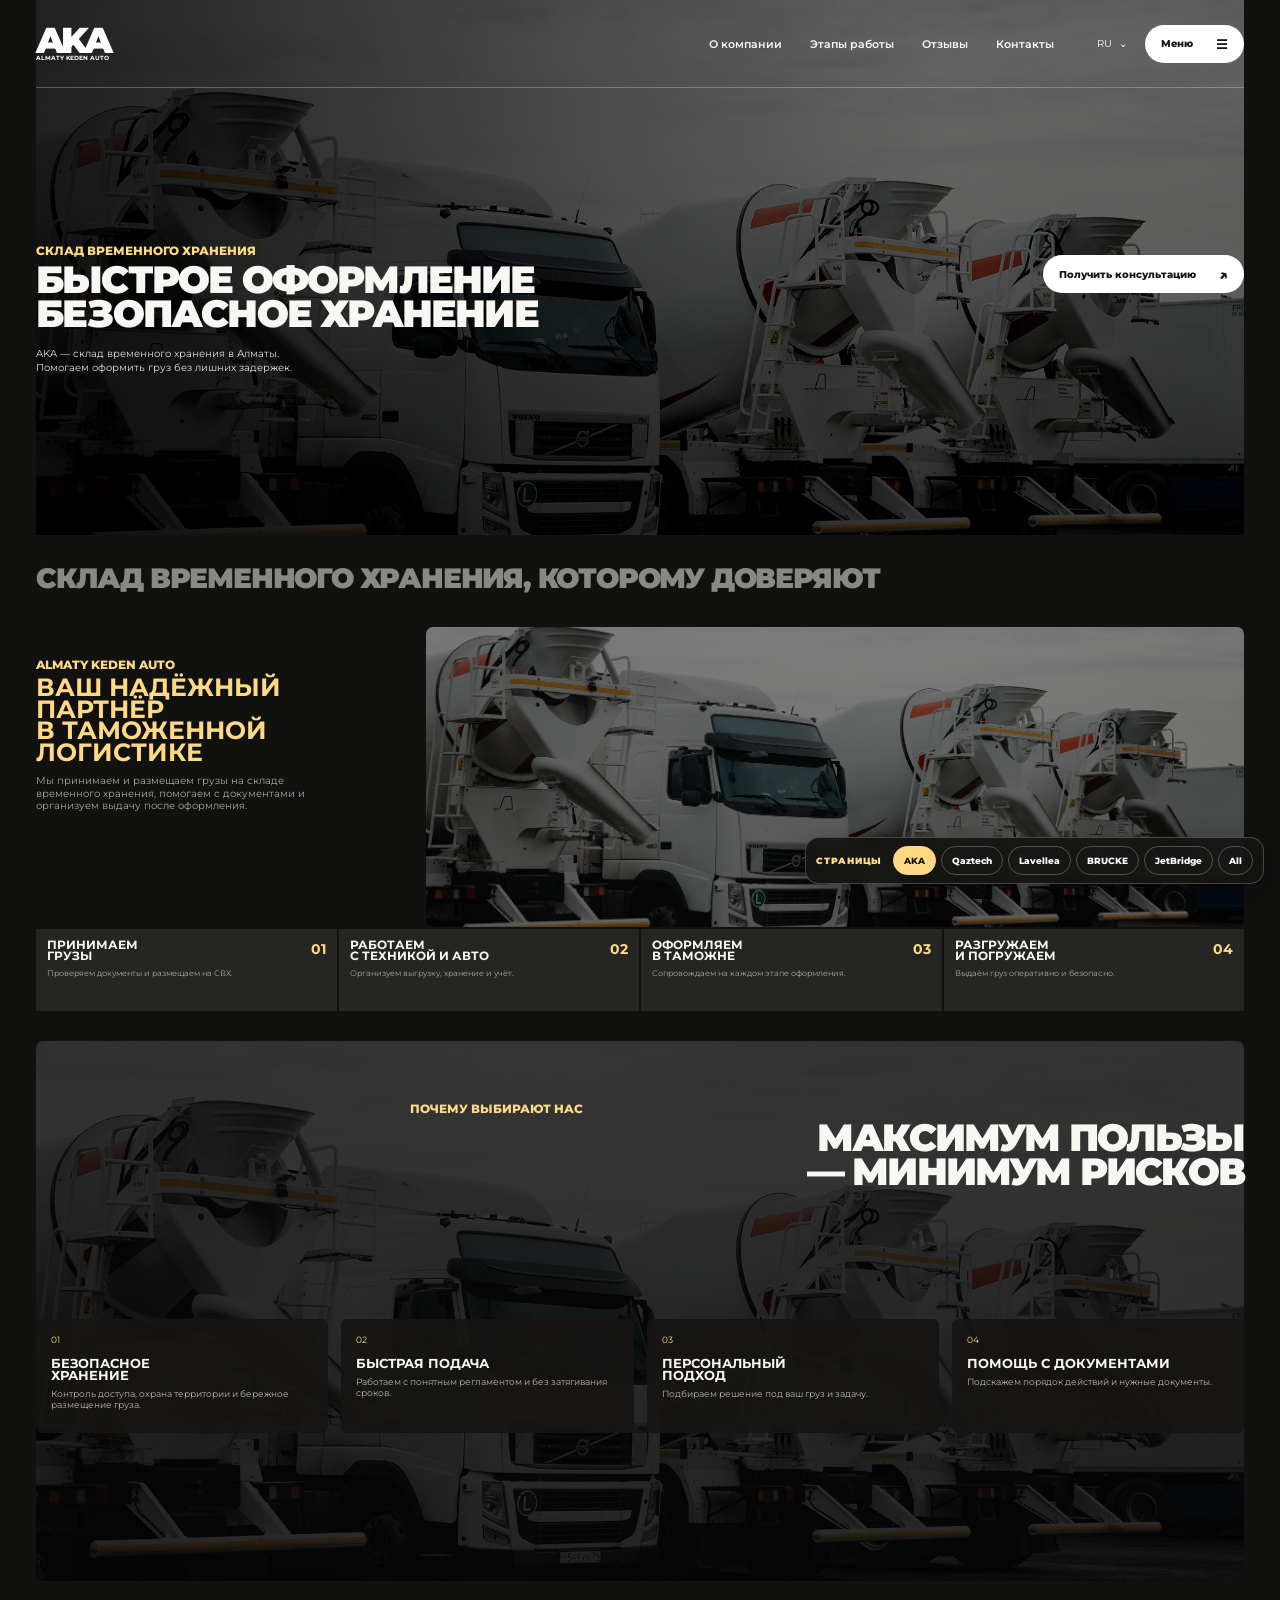
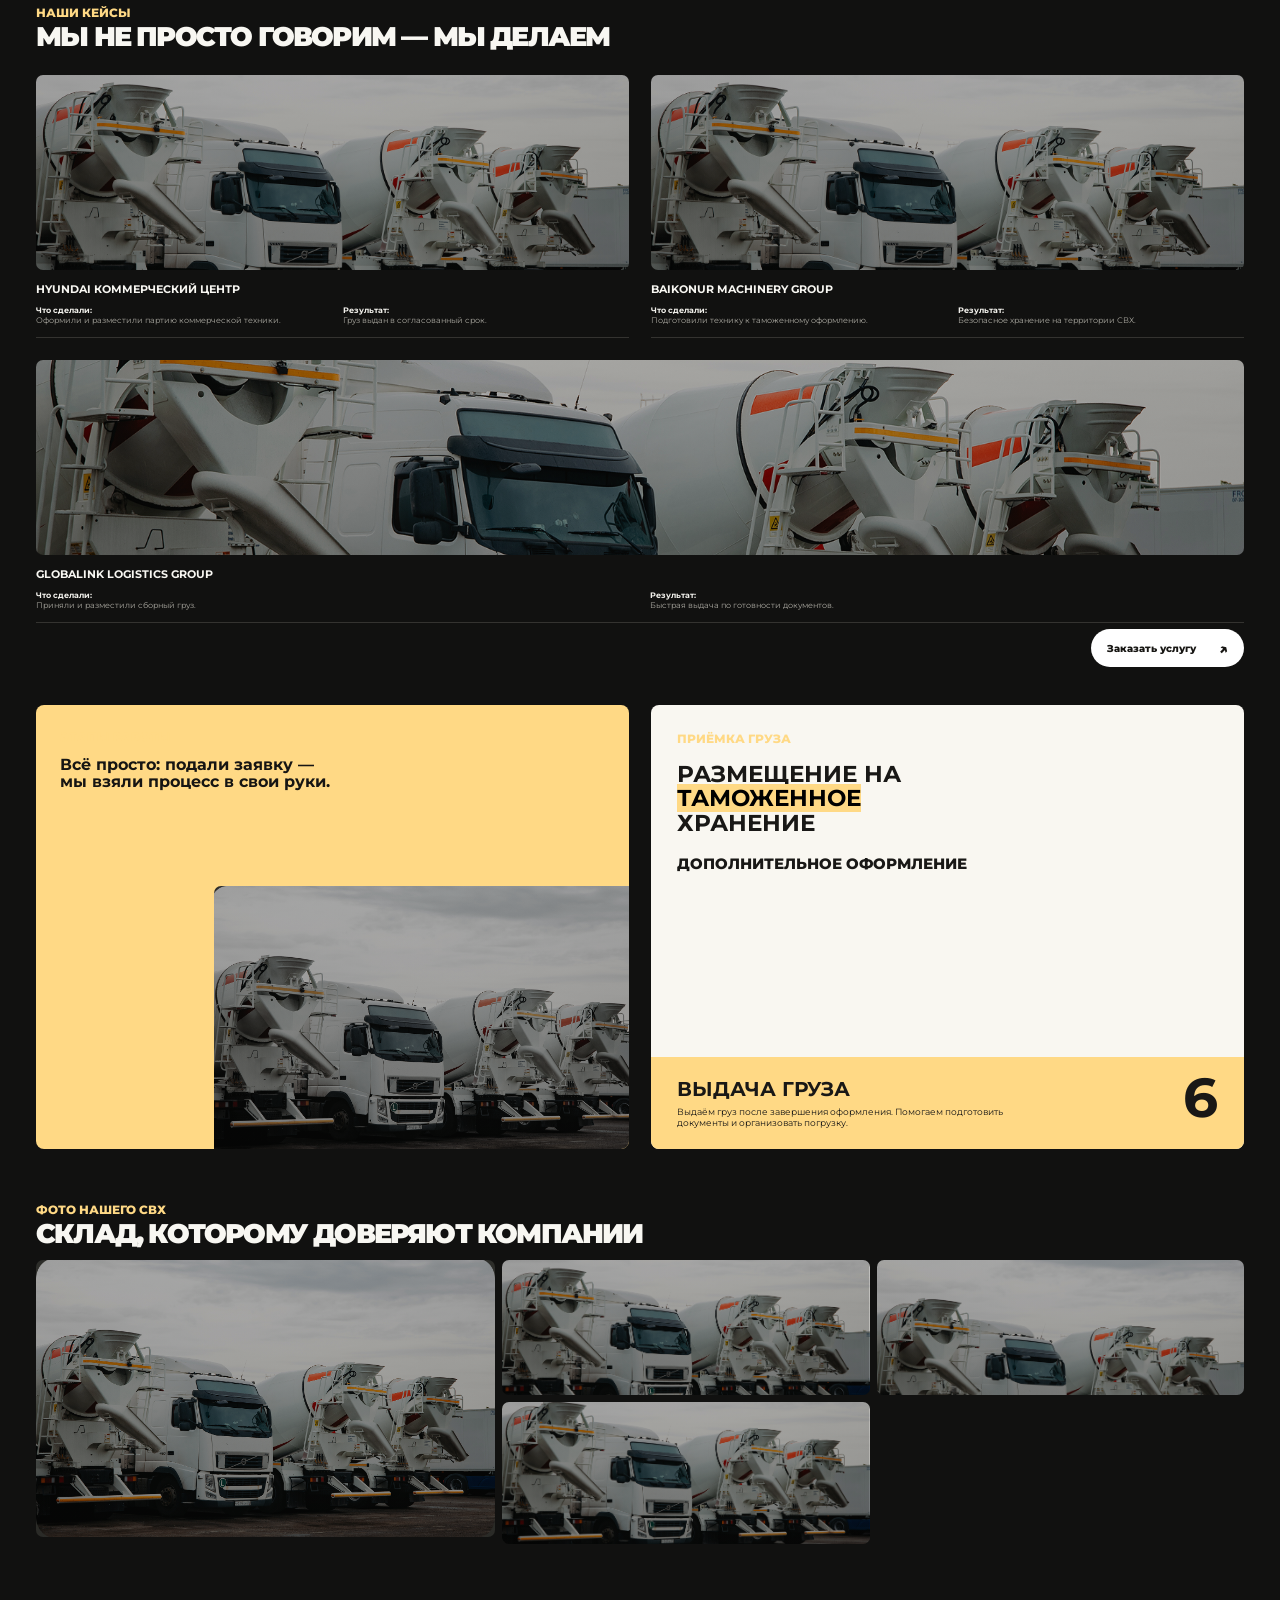
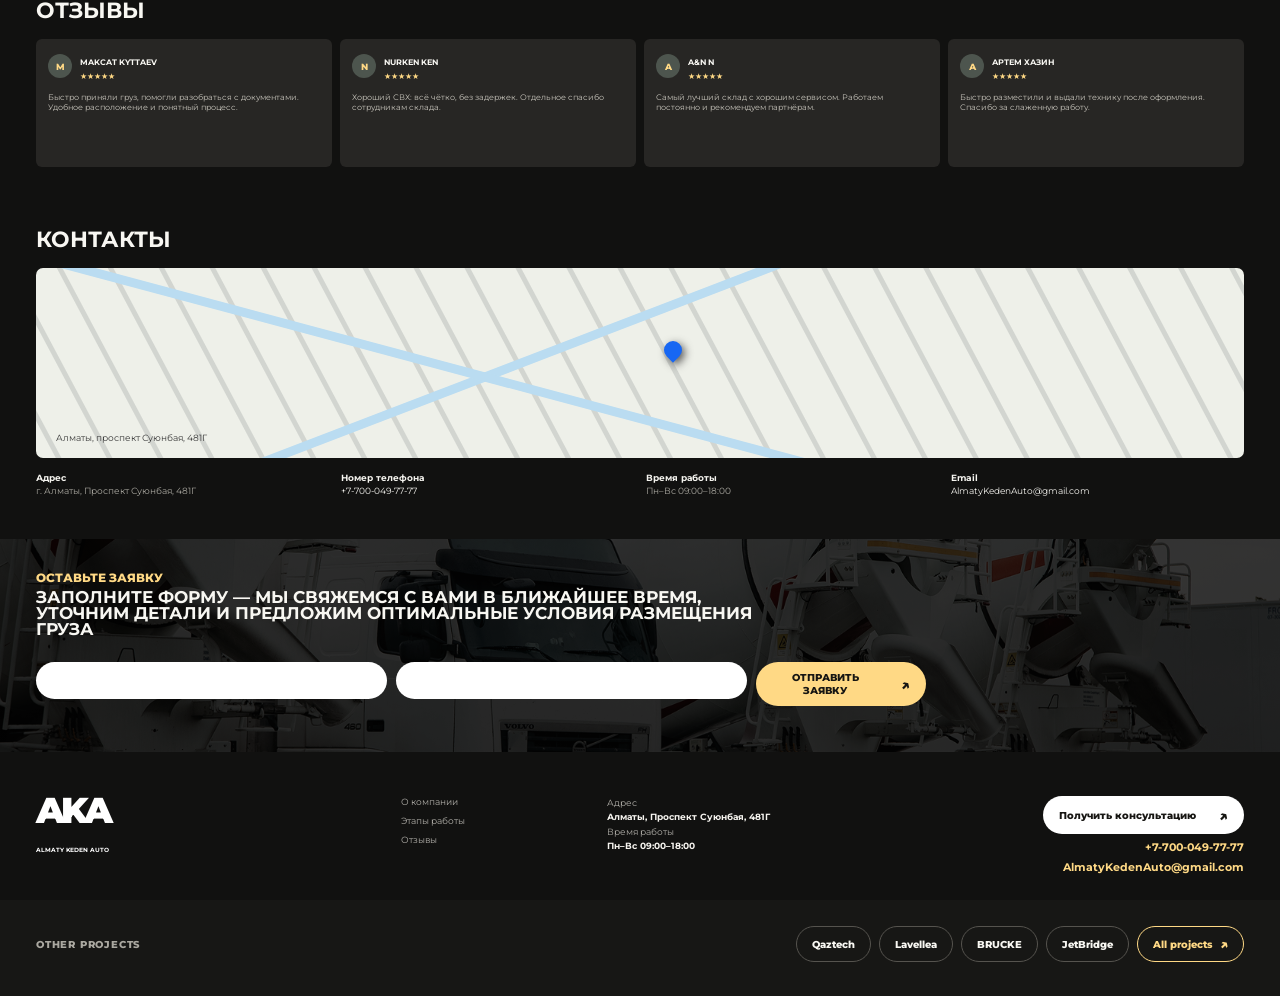
<file: index.html>
<!doctype html>
<html lang="ru">
<head>
  <meta charset="UTF-8"><meta name="viewport" content="width=device-width, initial-scale=1.0"><meta name="theme-color" content="#111110">
  <title>AKA — склад временного хранения</title>
  <link rel="preconnect" href="https://fonts.googleapis.com"><link rel="preconnect" href="https://fonts.gstatic.com" crossorigin>
  <link href="https://fonts.googleapis.com/css2?family=Montserrat:wght@400;500;600;700;800;900&display=swap" rel="stylesheet"><link rel="stylesheet" href="styles.css"><link rel="stylesheet" href="overrides.css"><link rel="stylesheet" href="project-switcher.css">
</head>
<body>
  <header class="site-header" id="top"><a class="brand" href="#top" aria-label="AKA — на главную"><b>AKA</b><span>ALMATY KEDEN AUTO</span></a><nav class="main-nav" aria-label="Основная навигация"><a href="#about">О компании</a><a href="#process">Этапы работы</a><a href="#reviews">Отзывы</a><a href="#contacts">Контакты</a></nav><div class="header-actions"><div class="language-picker"><button class="lang" type="button" data-language-toggle aria-expanded="false" aria-controls="language-list">RU <span>⌄</span></button><div class="language-list" id="language-list" hidden><button type="button" data-language="ru">Русский</button><button type="button" data-language="en">English</button><button type="button" data-language="kk">Қазақша</button></div></div><button class="button button--white menu-trigger" type="button" data-menu-toggle aria-expanded="false" aria-controls="mobile-menu">Меню <span>☰</span></button></div></header>
  <nav class="mobile-menu" id="mobile-menu" aria-label="Меню сайта" hidden><a href="#about">О компании</a><a href="#process">Этапы работы</a><a href="#reviews">Отзывы</a><a href="#contacts">Контакты</a><button class="button" type="button" data-open-form>Получить консультацию <i>↗</i></button></nav>
  <main>
    <section class="hero section-shell" aria-labelledby="hero-title"><div class="hero-image image" aria-hidden="true"></div><div class="hero-shade"></div><div class="hero-content"><p class="kicker">СКЛАД ВРЕМЕННОГО ХРАНЕНИЯ</p><h1 id="hero-title">БЫСТРОЕ ОФОРМЛЕНИЕ<br>БЕЗОПАСНОЕ ХРАНЕНИЕ</h1><p class="hero-copy">AKA — склад временного хранения в Алматы.<br>Помогаем оформить груз без лишних задержек.</p></div><button class="button button--white hero-button" type="button" data-open-form>Получить консультацию <i>↗</i></button></section>
    <section class="intro section-shell" id="about"><h2>СКЛАД ВРЕМЕННОГО ХРАНЕНИЯ, КОТОРОМУ ДОВЕРЯЮТ</h2><div class="intro-grid"><div class="intro-copy"><p class="kicker">ALMATY KEDEN AUTO</p><h3>ВАШ НАДЁЖНЫЙ<br>ПАРТНЁР<br>В ТАМОЖЕННОЙ<br>ЛОГИСТИКЕ</h3><p>Мы принимаем и размещаем грузы на складе временного хранения, помогаем с документами и организуем выдачу после оформления.</p></div><div class="image intro-photo" role="img" aria-label="Работа с грузами на складе"></div></div><div class="steps-bar"><article><b>01</b><strong>ПРИНИМАЕМ<br>ГРУЗЫ</strong><span>Проверяем документы и размещаем на СВХ.</span></article><article><b>02</b><strong>РАБОТАЕМ<br>С ТЕХНИКОЙ И АВТО</strong><span>Организуем выгрузку, хранение и учёт.</span></article><article><b>03</b><strong>ОФОРМЛЯЕМ<br>В ТАМОЖНЕ</strong><span>Сопровождаем на каждом этапе оформления.</span></article><article><b>04</b><strong>РАЗГРУЖАЕМ<br>И ПОГРУЖАЕМ</strong><span>Выдаём груз оперативно и безопасно.</span></article></div></section>
    <section class="advantages section-shell"><div class="image image--forklift" aria-hidden="true"></div><div class="advantage-title"><p class="kicker">ПОЧЕМУ ВЫБИРАЮТ НАС</p><h2>МАКСИМУМ ПОЛЬЗЫ<br>— МИНИМУМ РИСКОВ</h2></div><div class="advantage-grid"><article><span>01</span><h3>БЕЗОПАСНОЕ<br>ХРАНЕНИЕ</h3><p>Контроль доступа, охрана территории и бережное размещение груза.</p></article><article><span>02</span><h3>БЫСТРАЯ ПОДАЧА</h3><p>Работаем с понятным регламентом и без затягивания сроков.</p></article><article><span>03</span><h3>ПЕРСОНАЛЬНЫЙ<br>ПОДХОД</h3><p>Подбираем решение под ваш груз и задачу.</p></article><article><span>04</span><h3>ПОМОЩЬ С ДОКУМЕНТАМИ</h3><p>Подскажем порядок действий и нужные документы.</p></article></div></section>
    <section class="cases section-shell" aria-labelledby="cases-title"><p class="kicker">НАШИ КЕЙСЫ</p><h2 id="cases-title">МЫ НЕ ПРОСТО ГОВОРИМ — МЫ ДЕЛАЕМ</h2><div class="case-grid"><article class="case-card"><div class="image image--case1"></div><h3>HYUNDAI КОММЕРЧЕСКИЙ ЦЕНТР</h3><div><p><b>Что сделали:</b><br>Оформили и разместили партию коммерческой техники.</p><p><b>Результат:</b><br>Груз выдан в согласованный срок.</p></div></article><article class="case-card"><div class="image image--case2"></div><h3>BAIKONUR MACHINERY GROUP</h3><div><p><b>Что сделали:</b><br>Подготовили технику к таможенному оформлению.</p><p><b>Результат:</b><br>Безопасное хранение на территории СВХ.</p></div></article><article class="case-card case-card--wide"><div class="image image--case3"></div><h3>GLOBALINK LOGISTICS GROUP</h3><div><p><b>Что сделали:</b><br>Приняли и разместили сборный груз.</p><p><b>Результат:</b><br>Быстрая выдача по готовности документов.</p></div></article></div><button class="button button--white cases-button" type="button" data-open-form>Заказать услугу <i>↗</i></button></section>
    <section class="workflow section-shell" id="process"><article class="workflow-card workflow-card--photo"><p class="kicker">ЭТАПЫ РАБОТЫ</p><h2>Всё просто: подали заявку — мы взяли процесс в свои руки.</h2><div class="image image--worker"></div></article><article class="workflow-card workflow-card--list"><p class="kicker">ПРИЁМКА ГРУЗА</p><h2>РАЗМЕЩЕНИЕ НА<br><mark>ТАМОЖЕННОЕ</mark><br>ХРАНЕНИЕ</h2><p class="muted">ДОПОЛНИТЕЛЬНОЕ ОФОРМЛЕНИЕ</p><div class="issue"><b>ВЫДАЧА ГРУЗА</b><p>Выдаём груз после завершения оформления. Помогаем подготовить документы и организовать погрузку.</p></div><strong class="step-number">6</strong></article></section>
    <section class="gallery section-shell"><p class="kicker">ФОТО НАШЕГО СВХ</p><h2>СКЛАД, КОТОРОМУ ДОВЕРЯЮТ КОМПАНИИ</h2><div class="gallery-grid"><div class="image image--g1"></div><div class="image image--g2"></div><div class="image image--g3"></div><div class="image image--g4"></div></div></section>
    <section class="reviews section-shell" id="reviews"><h2>ОТЗЫВЫ</h2><div class="review-grid"><article><div class="review-head"><span class="avatar">M</span><div><b>MAKCAT KYTTAEV</b><p>★★★★★</p></div></div><p>Быстро приняли груз, помогли разобраться с документами. Удобное расположение и понятный процесс.</p></article><article><div class="review-head"><span class="avatar">N</span><div><b>NURKEN KEN</b><p>★★★★★</p></div></div><p>Хороший СВХ: всё чётко, без задержек. Отдельное спасибо сотрудникам склада.</p></article><article><div class="review-head"><span class="avatar">A</span><div><b>A&N N</b><p>★★★★★</p></div></div><p>Самый лучший склад с хорошим сервисом. Работаем постоянно и рекомендуем партнёрам.</p></article><article><div class="review-head"><span class="avatar">А</span><div><b>АРТЕМ ХАЗИН</b><p>★★★★★</p></div></div><p>Быстро разместили и выдали технику после оформления. Спасибо за слаженную работу.</p></article></div></section>
    <section class="contacts section-shell" id="contacts"><h2>КОНТАКТЫ</h2><div class="map" aria-label="Карта с адресом склада"><span></span><p>Алматы, проспект Суюнбая, 481Г</p></div><div class="contact-grid"><p><b>Адрес</b><br>г. Алматы, Проспект Суюнбая, 481Г</p><p><b>Номер телефона</b><br><a href="tel:+77000497777">+7-700-049-77-77</a></p><p><b>Время работы</b><br>Пн–Вс 09:00–18:00</p><p><b>Email</b><br><a href="mailto:AlmatyKedenAuto@gmail.com">AlmatyKedenAuto@gmail.com</a></p></div></section>
    <section class="request"><div class="request-image image" aria-hidden="true"></div><div class="section-shell request-content"><p class="kicker">ОСТАВЬТЕ ЗАЯВКУ</p><h2>ЗАПОЛНИТЕ ФОРМУ — МЫ СВЯЖЕМСЯ С ВАМИ В БЛИЖАЙШЕЕ ВРЕМЯ, УТОЧНИМ ДЕТАЛИ И ПРЕДЛОЖИМ ОПТИМАЛЬНЫЕ УСЛОВИЯ РАЗМЕЩЕНИЯ ГРУЗА</h2><form class="inline-form" id="request-form"><label><span>Ваше имя</span><input name="name" required></label><label><span>Ваш телефон</span><input name="phone" type="tel" required></label><button class="button" type="submit">ОТПРАВИТЬ ЗАЯВКУ <i>↗</i></button></form><p class="form-status" aria-live="polite"></p></div></section>
  </main>
  <footer class="footer section-shell"><a class="brand" href="#top"><b>AKA</b><span>ALMATY KEDEN AUTO</span></a><div><a href="#about">О компании</a><a href="#process">Этапы работы</a><a href="#reviews">Отзывы</a></div><p>Адрес<br><b>Алматы, Проспект Суюнбая, 481Г</b><br>Время работы<br><b>Пн–Вс 09:00–18:00</b></p><div class="footer-contact"><button class="button button--white" type="button" data-open-form>Получить консультацию <i>↗</i></button><a href="tel:+77000497777">+7-700-049-77-77</a><a href="mailto:AlmatyKedenAuto@gmail.com">AlmatyKedenAuto@gmail.com</a></div></footer>
  <dialog class="request-dialog" aria-labelledby="dialog-title"><button class="dialog-close" type="button" data-close-form aria-label="Закрыть">×</button><p class="kicker">AKA</p><h2 id="dialog-title">Получить консультацию</h2><p>Оставьте контакты, и мы перезвоним вам.</p><form id="dialog-form"><label>Ваше имя<input name="name" autocomplete="name" required></label><label>Ваш телефон<input name="phone" type="tel" autocomplete="tel" required></label><button class="button" type="submit">Отправить заявку <i>↗</i></button></form><p class="form-status" aria-live="polite"></p></dialog>
  <footer class="project-switcher" aria-label="Other project pages">
    <div class="project-switcher__content">
      <p>OTHER PROJECTS</p>
      <nav class="project-switcher__links" aria-label="Project navigation">
        <a class="project-switcher__link" href="qaztech.html">Qaztech</a>
        <a class="project-switcher__link" href="lavellea.html">Lavellea</a>
        <a class="project-switcher__link" href="brucke.html">BRUCKE</a>
        <a class="project-switcher__link" href="jetbridge.html?layout=v1">JetBridge</a>
        <a class="project-switcher__link project-switcher__link--all" href="showcase.html">All projects <span aria-hidden="true">&#8599;</span></a>
      </nav>
    </div>
  </footer>
  <script src="script.js"></script>
  <nav class="page-switcher" aria-label="Переключение страниц"><p class="page-switcher__title">СТРАНИЦЫ</p><div class="page-switcher__links"><a class="page-switcher__link" href="index.html" aria-current="page">AKA</a><a class="page-switcher__link" href="qaztech.html">Qaztech</a><a class="page-switcher__link" href="lavellea.html">Lavellea</a><a class="page-switcher__link" href="brucke.html">BRUCKE</a><a class="page-switcher__link" href="jetbridge.html?layout=v1">JetBridge</a><a class="page-switcher__link" href="showcase.html">All</a></div></nav>
</body></html>
</file>
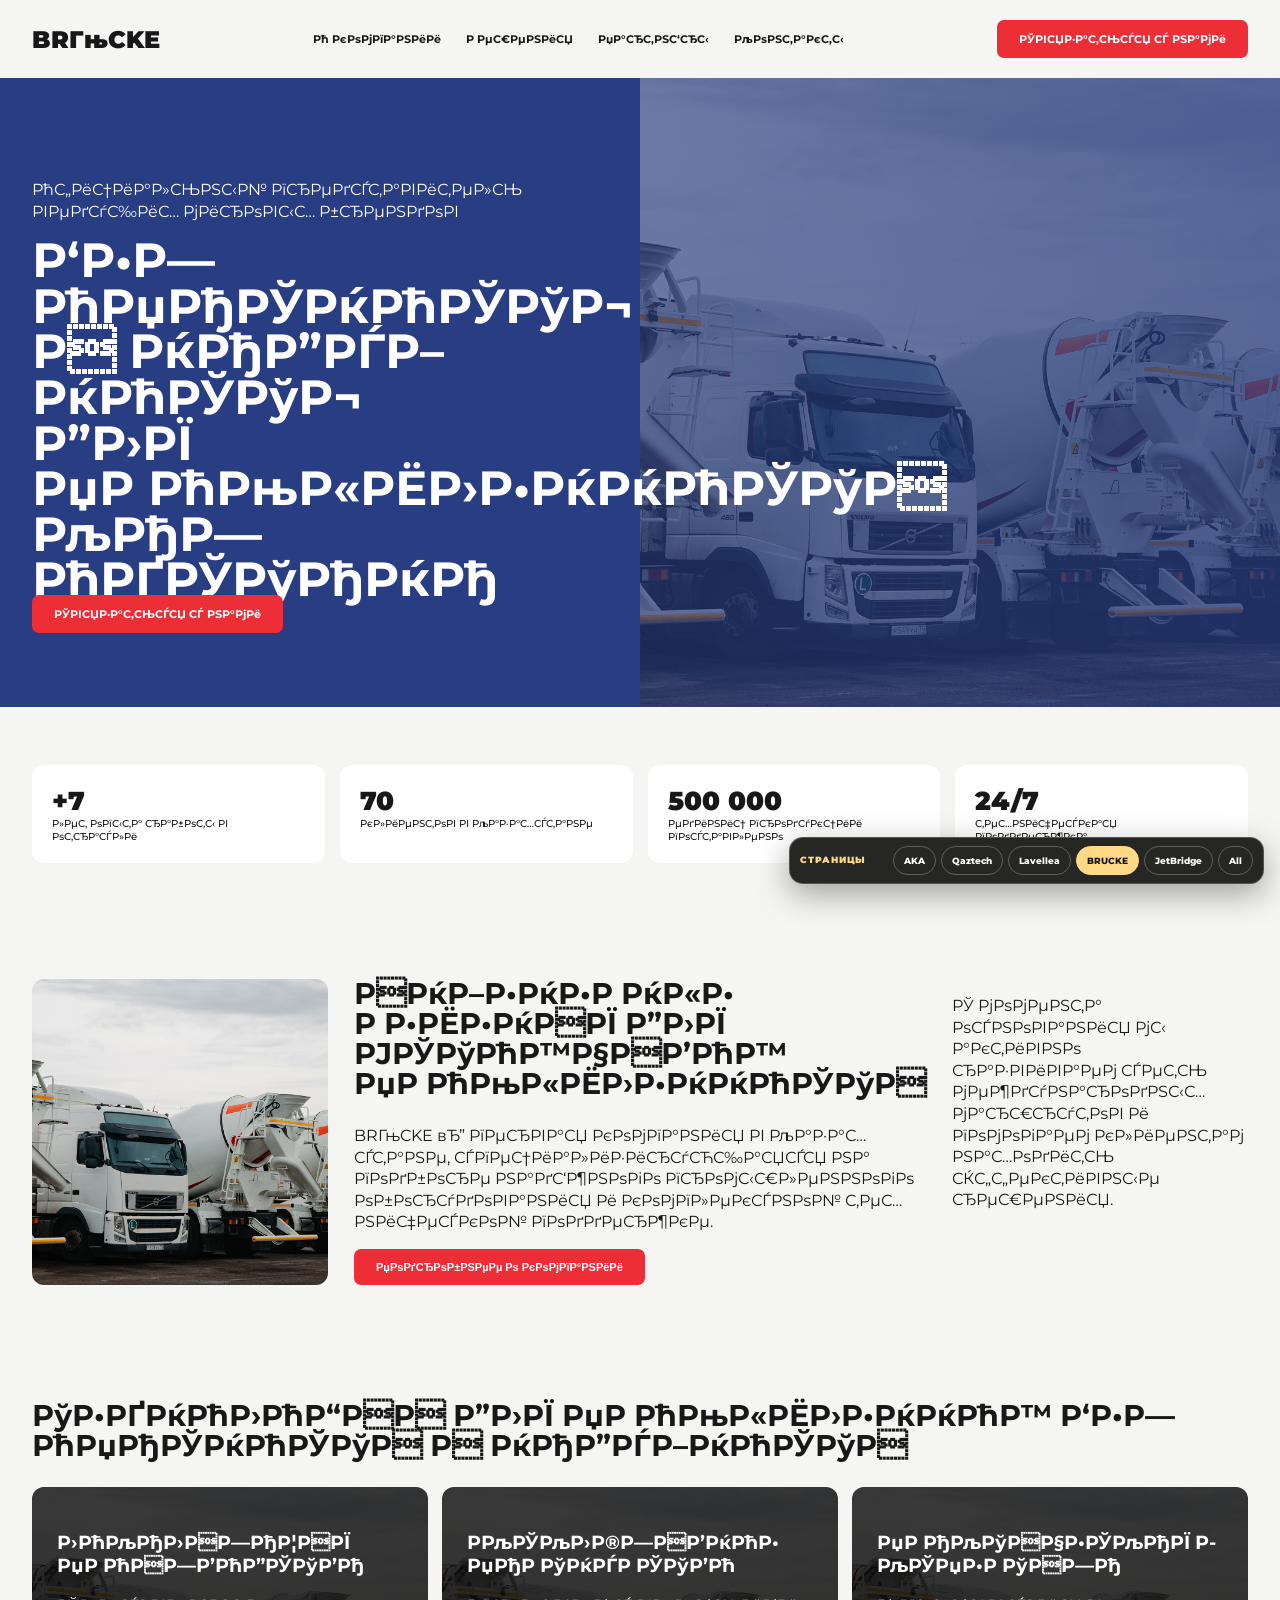
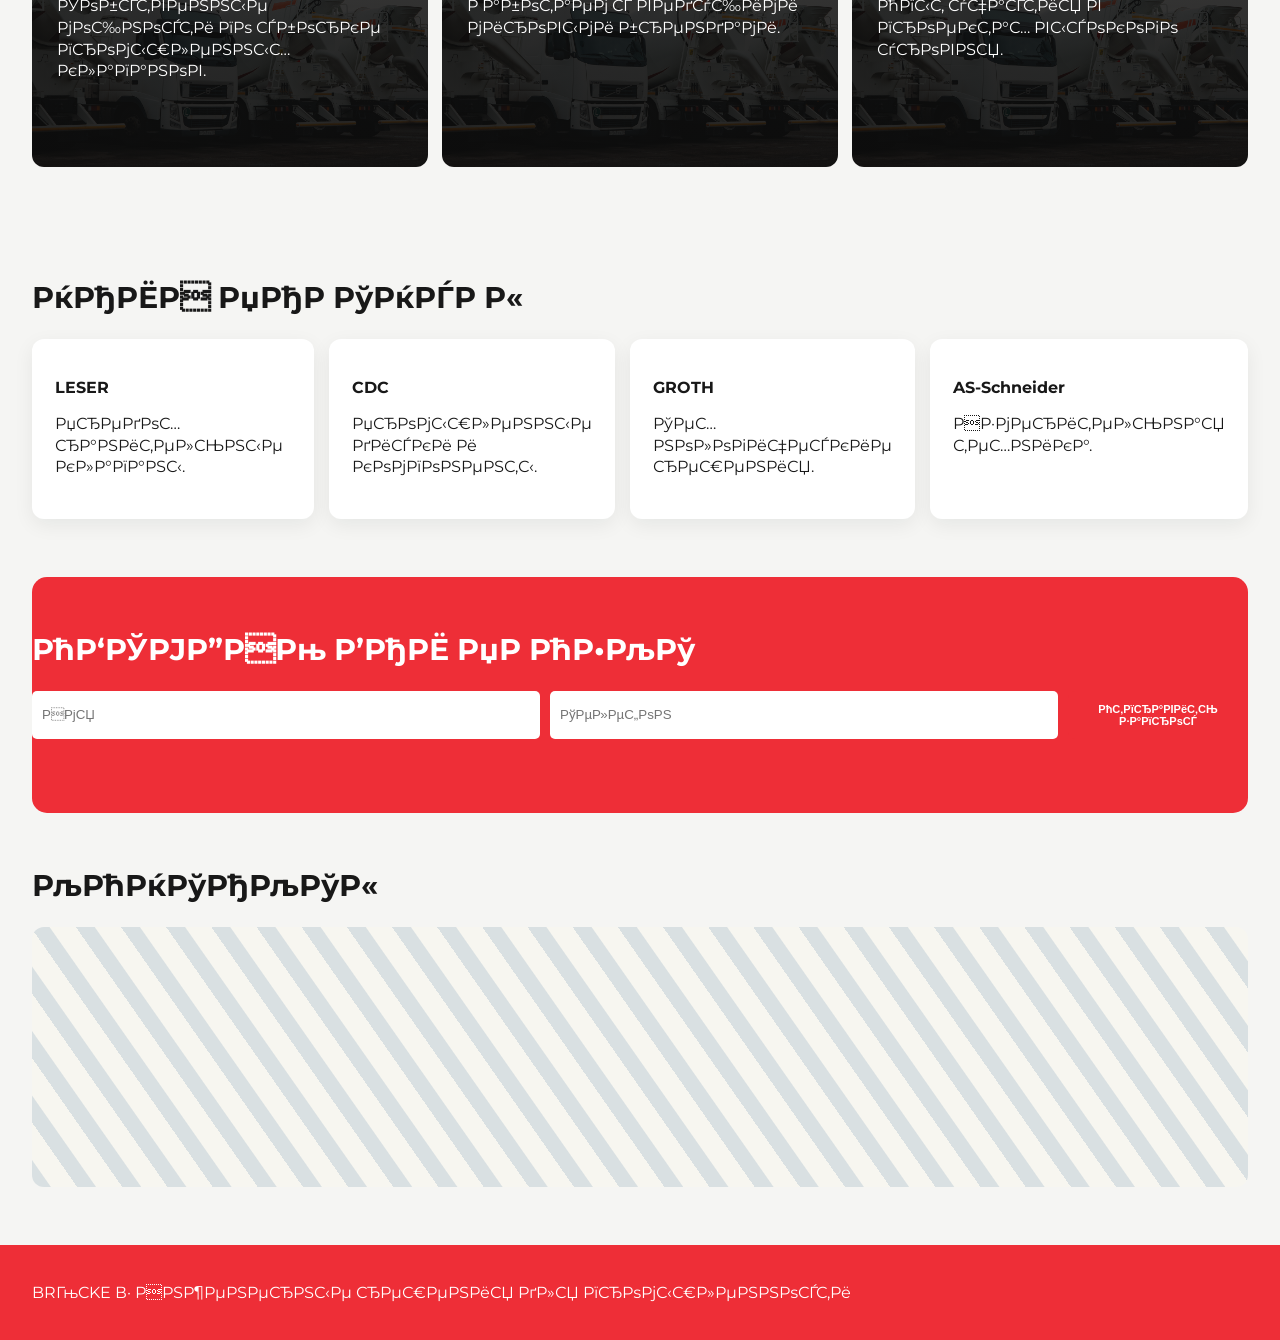
<file: brucke.html>
<!doctype html><html lang="ru"><head><meta charset="utf-8"><meta name="viewport" content="width=device-width,initial-scale=1"><title>BRГњCKE вЂ” РёРЅР¶РµРЅРµСЂРЅС‹Рµ СЂРµС€РµРЅРёСЏ</title><link href="https://fonts.googleapis.com/css2?family=Montserrat:wght@400;600;700;800;900&display=swap" rel="stylesheet"><link rel="stylesheet" href="other-sites.css"><link rel="stylesheet" href="project-switcher.css"></head><body class="other brucke"><header><a class="logo" href="showcase.html">BRГњCKE</a><nav><a href="#about">Рћ РєРѕРјРїР°РЅРёРё</a><a href="#solutions">Р РµС€РµРЅРёСЏ</a><a href="#partners">РџР°СЂС‚РЅС‘СЂС‹</a><a href="#contacts">РљРѕРЅС‚Р°РєС‚С‹</a></nav><a class="cta" href="#request">РЎРІСЏР·Р°С‚СЊСЃСЏ СЃ РЅР°РјРё</a></header><main><section class="hero"><p>РћС„РёС†РёР°Р»СЊРЅС‹Р№ РїСЂРµРґСЃС‚Р°РІРёС‚РµР»СЊ РІРµРґСѓС‰РёС… РјРёСЂРѕРІС‹С… Р±СЂРµРЅРґРѕРІ</p><h1>Р‘Р•Р—РћРџРђРЎРќРћРЎРўР¬<br>Р РќРђР”РЃР–РќРћРЎРўР¬<br>Р”Р›РЇ РџР РћРњР«РЁР›Р•РќРќРћРЎРўР<br>РљРђР—РђРҐРЎРўРђРќРђ</h1><a class="cta" href="#request">РЎРІСЏР·Р°С‚СЊСЃСЏ СЃ РЅР°РјРё</a></section><section class="stat-grid"><article>+7<span>Р»РµС‚ РѕРїС‹С‚Р° СЂР°Р±РѕС‚С‹ РІ РѕС‚СЂР°СЃР»Рё</span></article><article>70<span>РєР»РёРµРЅС‚РѕРІ РІ РљР°Р·Р°С…СЃС‚Р°РЅРµ</span></article><article>500 000<span>РµРґРёРЅРёС† РїСЂРѕРґСѓРєС†РёРё РїРѕСЃС‚Р°РІР»РµРЅРѕ</span></article><article>24/7<span>С‚РµС…РЅРёС‡РµСЃРєР°СЏ РїРѕРґРґРµСЂР¶РєР°</span></article></section><section id="about" class="about-grid"><div class="about-photo"></div><div><h2>РРќР–Р•РќР•Р РќР«Р• Р Р•РЁР•РќРРЇ Р”Р›РЇ РЈРЎРўРћР™Р§РР’РћР™ РџР РћРњР«РЁР›Р•РќРќРћРЎРўР</h2><p>BRГњCKE вЂ” РїРµСЂРІР°СЏ РєРѕРјРїР°РЅРёСЏ РІ РљР°Р·Р°С…СЃС‚Р°РЅРµ, СЃРїРµС†РёР°Р»РёР·РёСЂСѓСЋС‰Р°СЏСЃСЏ РЅР° РїРѕРґР±РѕСЂРµ РЅР°РґС‘Р¶РЅРѕРіРѕ РїСЂРѕРјС‹С€Р»РµРЅРЅРѕРіРѕ РѕР±РѕСЂСѓРґРѕРІР°РЅРёСЏ Рё РєРѕРјРїР»РµРєСЃРЅРѕР№ С‚РµС…РЅРёС‡РµСЃРєРѕР№ РїРѕРґРґРµСЂР¶РєРµ.</p><button>РџРѕРґСЂРѕР±РЅРµРµ Рѕ РєРѕРјРїР°РЅРёРё</button></div><p>РЎ РјРѕРјРµРЅС‚Р° РѕСЃРЅРѕРІР°РЅРёСЏ РјС‹ Р°РєС‚РёРІРЅРѕ СЂР°Р·РІРёРІР°РµРј СЃРµС‚СЊ РјРµР¶РґСѓРЅР°СЂРѕРґРЅС‹С… РјР°СЂС€СЂСѓС‚РѕРІ Рё РїРѕРјРѕРіР°РµРј РєР»РёРµРЅС‚Р°Рј РЅР°С…РѕРґРёС‚СЊ СЌС„С„РµРєС‚РёРІРЅС‹Рµ СЂРµС€РµРЅРёСЏ.</p></section><section id="solutions"><h2>РўР•РҐРќРћР›РћР“РР Р”Р›РЇ РџР РћРњР«РЁР›Р•РќРќРћР™ Р‘Р•Р—РћРџРђРЎРќРћРЎРўР Р РќРђР”РЃР–РќРћРЎРўР</h2><div class="dark-cards"><article><h3>Р›РћРљРђР›РР—РђР¦РРЇ РџР РћРР—Р’РћР”РЎРўР’Рђ</h3><p>РЎРѕР±СЃС‚РІРµРЅРЅС‹Рµ РјРѕС‰РЅРѕСЃС‚Рё РїРѕ СЃР±РѕСЂРєРµ РїСЂРѕРјС‹С€Р»РµРЅРЅС‹С… РєР»Р°РїР°РЅРѕРІ.</p></article><article><h3>Р­РљРЎРљР›Р®Р—РР’РќРћР• РџРђР РўРќРЃР РЎРўР’Рћ</h3><p>Р Р°Р±РѕС‚Р°РµРј СЃ РІРµРґСѓС‰РёРјРё РјРёСЂРѕРІС‹РјРё Р±СЂРµРЅРґР°РјРё.</p></article><article><h3>РџР РђРљРўРР§Р•РЎРљРђРЇ Р­РљРЎРџР•Р РўРР—Рђ</h3><p>РћРїС‹С‚ СѓС‡Р°СЃС‚РёСЏ РІ РїСЂРѕРµРєС‚Р°С… РІС‹СЃРѕРєРѕРіРѕ СѓСЂРѕРІРЅСЏ.</p></article></div></section><section id="partners"><h2>РќРђРЁР РџРђР РўРќРЃР Р«</h2><div class="feature-grid"><article><h3>LESER</h3><p>РџСЂРµРґРѕС…СЂР°РЅРёС‚РµР»СЊРЅС‹Рµ РєР»Р°РїР°РЅС‹.</p></article><article><h3>CDC</h3><p>РџСЂРѕРјС‹С€Р»РµРЅРЅС‹Рµ РґРёСЃРєРё Рё РєРѕРјРїРѕРЅРµРЅС‚С‹.</p></article><article><h3>GROTH</h3><p>РўРµС…РЅРѕР»РѕРіРёС‡РµСЃРєРёРµ СЂРµС€РµРЅРёСЏ.</p></article><article><h3>AS-Schneider</h3><p>РР·РјРµСЂРёС‚РµР»СЊРЅР°СЏ С‚РµС…РЅРёРєР°.</p></article></div></section><section class="form-card" id="request"><h2>РћР‘РЎРЈР”РРњ Р’РђРЁ РџР РћР•РљРў</h2><form data-form><input placeholder="РРјСЏ" required><input placeholder="РўРµР»РµС„РѕРЅ" required><button>РћС‚РїСЂР°РІРёС‚СЊ Р·Р°РїСЂРѕСЃ</button></form><p class="status"></p></section><section id="contacts"><h2>РљРћРќРўРђРљРўР«</h2><div class="map-block"></div></section></main><footer>BRГњCKE В· РРЅР¶РµРЅРµСЂРЅС‹Рµ СЂРµС€РµРЅРёСЏ РґР»СЏ РїСЂРѕРјС‹С€Р»РµРЅРЅРѕСЃС‚Рё</footer><script src="other-sites.js"></script><nav class="page-switcher" aria-label="Переключение страниц"><p class="page-switcher__title">СТРАНИЦЫ</p><div class="page-switcher__links"><a class="page-switcher__link" href="index.html">AKA</a><a class="page-switcher__link" href="qaztech.html">Qaztech</a><a class="page-switcher__link" href="lavellea.html">Lavellea</a><a class="page-switcher__link" href="brucke.html" aria-current="page">BRUCKE</a><a class="page-switcher__link" href="jetbridge.html?layout=v1">JetBridge</a><a class="page-switcher__link" href="showcase.html">All</a></div></nav></body></html>
</file>
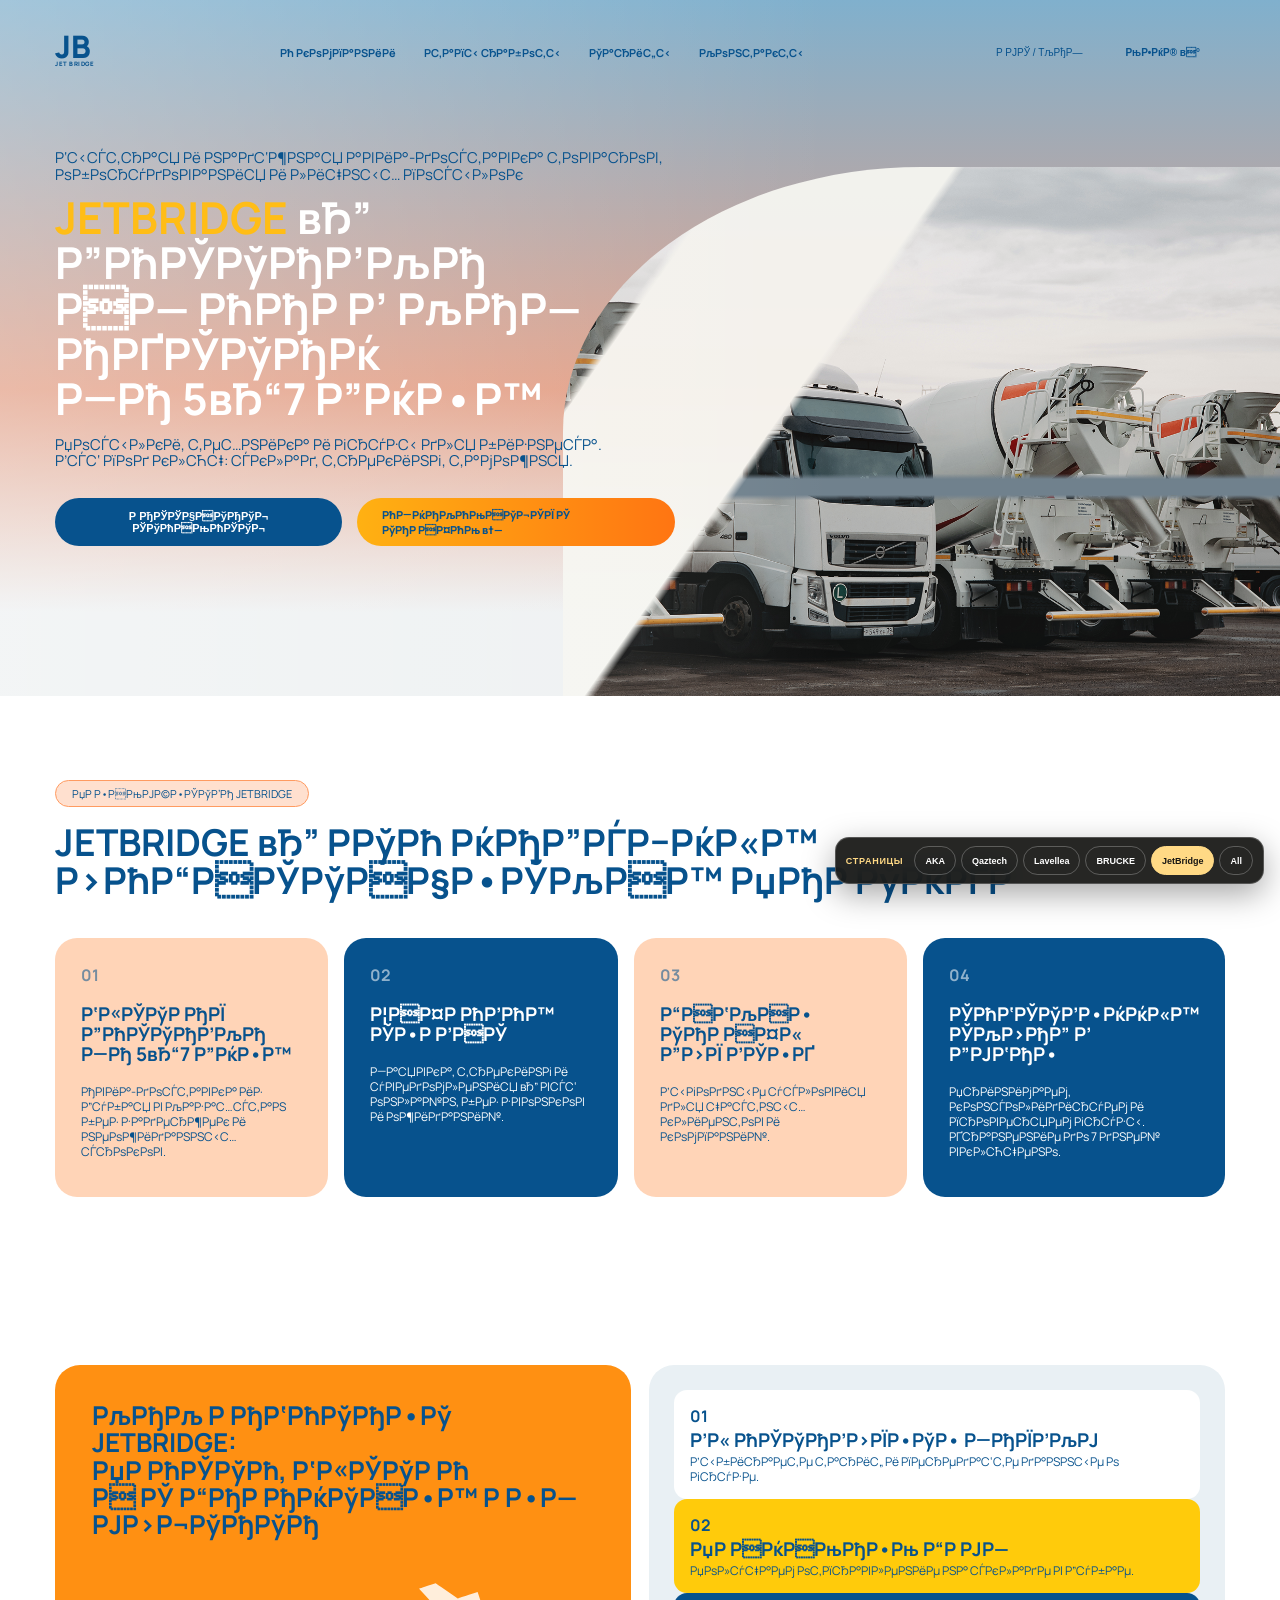
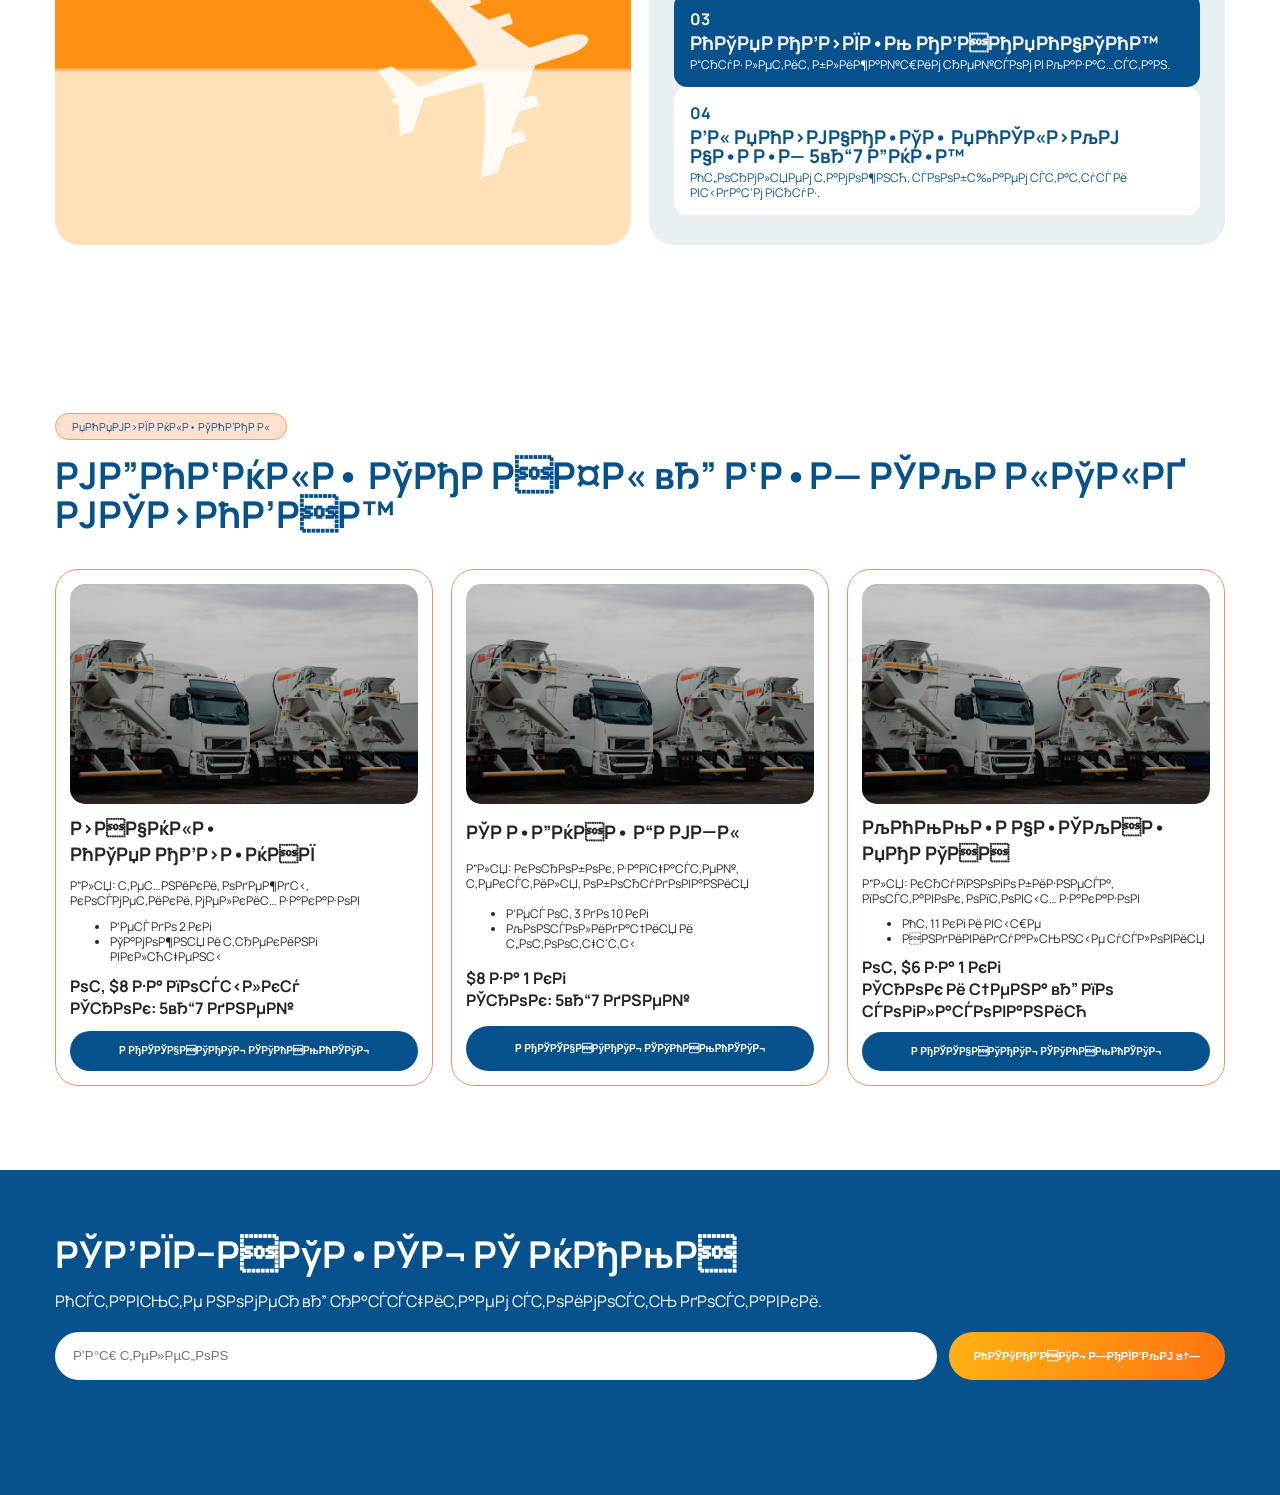
<file: jetbridge.html>
<!doctype html><html lang="ru"><head><meta charset="utf-8"><meta name="viewport" content="width=device-width,initial-scale=1"><title>JetBridge вЂ” РґРѕСЃС‚Р°РІРєР° РёР· Р”СѓР±Р°СЏ</title><link rel="preconnect" href="https://fonts.googleapis.com"><link href="https://fonts.googleapis.com/css2?family=Manrope:wght@400;600;700;800&display=swap" rel="stylesheet"><link rel="stylesheet" href="jetbridge.css"><link rel="stylesheet" href="project-switcher.css"></head><body class="jb"><header class="jb-header"><a href="showcase.html" class="jb-logo">JB<small>JET BRIDGE</small></a><nav><a href="#about">Рћ РєРѕРјРїР°РЅРёРё</a><a href="#steps">Р­С‚Р°РїС‹ СЂР°Р±РѕС‚С‹</a><a href="#tariffs">РўР°СЂРёС„С‹</a><a href="#contacts">РљРѕРЅС‚Р°РєС‚С‹</a></nav><div><button data-language>Р РЈРЎ / ТљРђР—</button><button class="jb-button" data-menu>РњР•РќР® в°</button></div></header><nav class="jb-menu" hidden><a href="#about">Рћ РєРѕРјРїР°РЅРёРё</a><a href="#steps">РљР°Рє СЂР°Р±РѕС‚Р°РµРј</a><a href="#tariffs">РўР°СЂРёС„С‹</a><a href="#contacts">РљРѕРЅС‚Р°РєС‚С‹</a></nav><main><section class="jb-hero"><div class="jb-hero-copy"><p>Р‘С‹СЃС‚СЂР°СЏ Рё РЅР°РґС‘Р¶РЅР°СЏ Р°РІРёР°-РґРѕСЃС‚Р°РІРєР° С‚РѕРІР°СЂРѕРІ, РѕР±РѕСЂСѓРґРѕРІР°РЅРёСЏ Рё Р»РёС‡РЅС‹С… РїРѕСЃС‹Р»РѕРє</p><h1><em>JETBRIDGE</em> вЂ” Р”РћРЎРўРђР’РљРђ<br>РР— РћРђР­ Р’ РљРђР—РђРҐРЎРўРђРќ<br>Р—Рђ 5вЂ“7 Р”РќР•Р™</h1><p>РџРѕСЃС‹Р»РєРё, С‚РµС…РЅРёРєР° Рё РіСЂСѓР·С‹ РґР»СЏ Р±РёР·РЅРµСЃР°.<br>Р’СЃС‘ РїРѕРґ РєР»СЋС‡: СЃРєР»Р°Рґ, С‚СЂРµРєРёРЅРі, С‚Р°РјРѕР¶РЅСЏ.</p><div><button class="jb-button" data-order>Р РђРЎРЎР§РРўРђРўР¬ РЎРўРћРРњРћРЎРўР¬</button><a class="jb-button jb-button--orange" href="#tariffs">РћР—РќРђРљРћРњРРўР¬РЎРЇ РЎ РўРђР РР¤РћРњ в†—</a></div></div><div class="jb-plane" aria-label="РђРІРёР°-РґРѕСЃС‚Р°РІРєР° JetBridge"></div></section><section class="jb-section" id="about"><p class="tag">РџР Р•РРњРЈР©Р•РЎРўР’Рђ JETBRIDGE</p><h2>JETBRIDGE вЂ” Р­РўРћ РќРђР”РЃР–РќР«Р™<br>Р›РћР“РРЎРўРР§Р•РЎРљРР™ РџРђР РўРќРЃР </h2><div class="jb-benefits"><article><b>01</b><h3>Р‘Р«РЎРўР РђРЇ Р”РћРЎРўРђР’РљРђ<br>Р—Рђ 5вЂ“7 Р”РќР•Р™</h3><p>РђРІРёР°-РґРѕСЃС‚Р°РІРєР° РёР· Р”СѓР±Р°СЏ РІ РљР°Р·Р°С…СЃС‚Р°РЅ Р±РµР· Р·Р°РґРµСЂР¶РµРє Рё РЅРµРѕР¶РёРґР°РЅРЅС‹С… СЃСЂРѕРєРѕРІ.</p></article><article><b>02</b><h3>Р¦РР¤Р РћР’РћР™<br>РЎР•Р Р’РРЎ</h3><p>Р—Р°СЏРІРєР°, С‚СЂРµРєРёРЅРі Рё СѓРІРµРґРѕРјР»РµРЅРёСЏ вЂ” РІСЃС‘ РѕРЅР»Р°Р№РЅ, Р±РµР· Р·РІРѕРЅРєРѕРІ Рё РѕР¶РёРґР°РЅРёР№.</p></article><article><b>03</b><h3>Р“РР‘РљРР• РўРђР РР¤Р«<br>Р”Р›РЇ Р’РЎР•РҐ</h3><p>Р’С‹РіРѕРґРЅС‹Рµ СѓСЃР»РѕРІРёСЏ РґР»СЏ С‡Р°СЃС‚РЅС‹С… РєР»РёРµРЅС‚РѕРІ Рё РєРѕРјРїР°РЅРёР№.</p></article><article><b>04</b><h3>РЎРћР‘РЎРўР’Р•РќРќР«Р™<br>РЎРљР›РђР” Р’ Р”РЈР‘РђР•</h3><p>РџСЂРёРЅРёРјР°РµРј, РєРѕРЅСЃРѕР»РёРґРёСЂСѓРµРј Рё РїСЂРѕРІРµСЂСЏРµРј РіСЂСѓР·С‹. РҐСЂР°РЅРµРЅРёРµ РґРѕ 7 РґРЅРµР№ РІРєР»СЋС‡РµРЅРѕ.</p></article></div></section><section class="jb-section jb-work" id="steps"><div class="jb-work-image"><h2>РљРђРљ Р РђР‘РћРўРђР•Рў JETBRIDGE:<br>РџР РћРЎРўРћ, Р‘Р«РЎРўР Рћ<br>Р РЎ Р“РђР РђРќРўРР•Р™ Р Р•Р—РЈР›Р¬РўРђРўРђ</h2></div><div class="jb-work-list"><article><b>01</b><h3>Р’Р« РћРЎРўРђР’Р›РЇР•РўР• Р—РђРЇР’РљРЈ</h3><p>Р’С‹Р±РёСЂР°РµС‚Рµ С‚Р°СЂРёС„ Рё РїРµСЂРµРґР°С‘С‚Рµ РґР°РЅРЅС‹Рµ Рѕ РіСЂСѓР·Рµ.</p></article><article><b>02</b><h3>РџР РРќРРњРђР•Рњ Р“Р РЈР—</h3><p>РџРѕР»СѓС‡Р°РµРј РѕС‚РїСЂР°РІР»РµРЅРёРµ РЅР° СЃРєР»Р°РґРµ РІ Р”СѓР±Р°Рµ.</p></article><article><b>03</b><h3>РћРўРџР РђР’Р›РЇР•Рњ РђР’РРђРџРћР§РўРћР™</h3><p>Р“СЂСѓР· Р»РµС‚РёС‚ Р±Р»РёР¶Р°Р№С€РёРј СЂРµР№СЃРѕРј РІ РљР°Р·Р°С…СЃС‚Р°РЅ.</p></article><article><b>04</b><h3>Р’Р« РџРћР›РЈР§РђР•РўР• РџРћРЎР«Р›РљРЈ Р§Р•Р Р•Р— 5вЂ“7 Р”РќР•Р™</h3><p>РћС„РѕСЂРјР»СЏРµРј С‚Р°РјРѕР¶РЅСЋ, СЃРѕРѕР±С‰Р°РµРј СЃС‚Р°С‚СѓСЃ Рё РІС‹РґР°С‘Рј РіСЂСѓР·.</p></article></div></section><section class="jb-section" id="tariffs"><p class="tag">РџРћРџРЈР›РЇР РќР«Р• РўРћР’РђР Р«</p><h2>РЈР”РћР‘РќР«Р• РўРђР РР¤Р« вЂ” Р‘Р•Р— РЎРљР Р«РўР«РҐ РЈРЎР›РћР’РР™</h2><div class="jb-tariffs"><article><div class="jb-card-photo"></div><h3>Р›РР§РќР«Р• РћРўРџР РђР’Р›Р•РќРРЇ</h3><p>Р”Р»СЏ: С‚РµС…РЅРёРєРё, РѕРґРµР¶РґС‹, РєРѕСЃРјРµС‚РёРєРё, РјРµР»РєРёС… Р·Р°РєР°Р·РѕРІ</p><ul><li>Р’РµСЃ РґРѕ 2 РєРі</li><li>РўР°РјРѕР¶РЅСЏ Рё С‚СЂРµРєРёРЅРі РІРєР»СЋС‡РµРЅС‹</li></ul><b>РѕС‚ $8 Р·Р° РїРѕСЃС‹Р»РєСѓ<br>РЎСЂРѕРє: 5вЂ“7 РґРЅРµР№</b><button data-order>Р РђРЎРЎР§РРўРђРўР¬ РЎРўРћРРњРћРЎРўР¬</button></article><article><div class="jb-card-photo"></div><h3>РЎР Р•Р”РќРР• Р“Р РЈР—Р«</h3><p>Р”Р»СЏ: РєРѕСЂРѕР±РѕРє, Р·Р°РїС‡Р°СЃС‚РµР№, С‚РµРєСЃС‚РёР»СЏ, РѕР±РѕСЂСѓРґРѕРІР°РЅРёСЏ</p><ul><li>Р’РµСЃ РѕС‚ 3 РґРѕ 10 РєРі</li><li>РљРѕРЅСЃРѕР»РёРґР°С†РёСЏ Рё С„РѕС‚РѕРѕС‚С‡С‘С‚С‹</li></ul><b>$8 Р·Р° 1 РєРі<br>РЎСЂРѕРє: 5вЂ“7 РґРЅРµР№</b><button data-order>Р РђРЎРЎР§РРўРђРўР¬ РЎРўРћРРњРћРЎРўР¬</button></article><article><div class="jb-card-photo"></div><h3>РљРћРњРњР•Р Р§Р•РЎРљРР• РџРђР РўРР</h3><p>Р”Р»СЏ: РєСЂСѓРїРЅРѕРіРѕ Р±РёР·РЅРµСЃР°, РїРѕСЃС‚Р°РІРѕРє, РѕРїС‚РѕРІС‹С… Р·Р°РєР°Р·РѕРІ</p><ul><li>РћС‚ 11 РєРі Рё РІС‹С€Рµ</li><li>РРЅРґРёРІРёРґСѓР°Р»СЊРЅС‹Рµ СѓСЃР»РѕРІРёСЏ</li></ul><b>РѕС‚ $6 Р·Р° 1 РєРі<br>РЎСЂРѕРє Рё С†РµРЅР° вЂ” РїРѕ СЃРѕРіР»Р°СЃРѕРІР°РЅРёСЋ</b><button data-order>Р РђРЎРЎР§РРўРђРўР¬ РЎРўРћРРњРћРЎРўР¬</button></article></div></section><section class="jb-contact" id="contacts"><h2>РЎР’РЇР–РРўР•РЎР¬ РЎ РќРђРњР</h2><p>РћСЃС‚Р°РІСЊС‚Рµ РЅРѕРјРµСЂ вЂ” СЂР°СЃСЃС‡РёС‚Р°РµРј СЃС‚РѕРёРјРѕСЃС‚СЊ РґРѕСЃС‚Р°РІРєРё.</p><form><input required placeholder="Р’Р°С€ С‚РµР»РµС„РѕРЅ"><button class="jb-button jb-button--orange">РћРЎРўРђР’РРўР¬ Р—РђРЇР’РљРЈ в†—</button></form><p class="status" aria-live="polite"></p></section></main><dialog><button class="close" aria-label="Р—Р°РєСЂС‹С‚СЊ">Г—</button><h2>Р Р°СЃСЃС‡РёС‚Р°С‚СЊ СЃС‚РѕРёРјРѕСЃС‚СЊ</h2><p>РћСЃС‚Р°РІСЊС‚Рµ РЅРѕРјРµСЂ С‚РµР»РµС„РѕРЅР°, Рё РјС‹ СѓС‚РѕС‡РЅРёРј РґРµС‚Р°Р»Рё РіСЂСѓР·Р°.</p><form><input required placeholder="Р’Р°С€ С‚РµР»РµС„РѕРЅ"><button class="jb-button jb-button--orange">РћРўРџР РђР’РРўР¬</button></form><p class="status" aria-live="polite"></p></dialog><script src="jetbridge.js"></script><nav class="page-switcher" aria-label="Переключение страниц"><p class="page-switcher__title">СТРАНИЦЫ</p><div class="page-switcher__links"><a class="page-switcher__link" href="index.html">AKA</a><a class="page-switcher__link" href="qaztech.html">Qaztech</a><a class="page-switcher__link" href="lavellea.html">Lavellea</a><a class="page-switcher__link" href="brucke.html">BRUCKE</a><a class="page-switcher__link" href="jetbridge.html?layout=v1" aria-current="page">JetBridge</a><a class="page-switcher__link" href="showcase.html">All</a></div></nav></body></html>
</file>
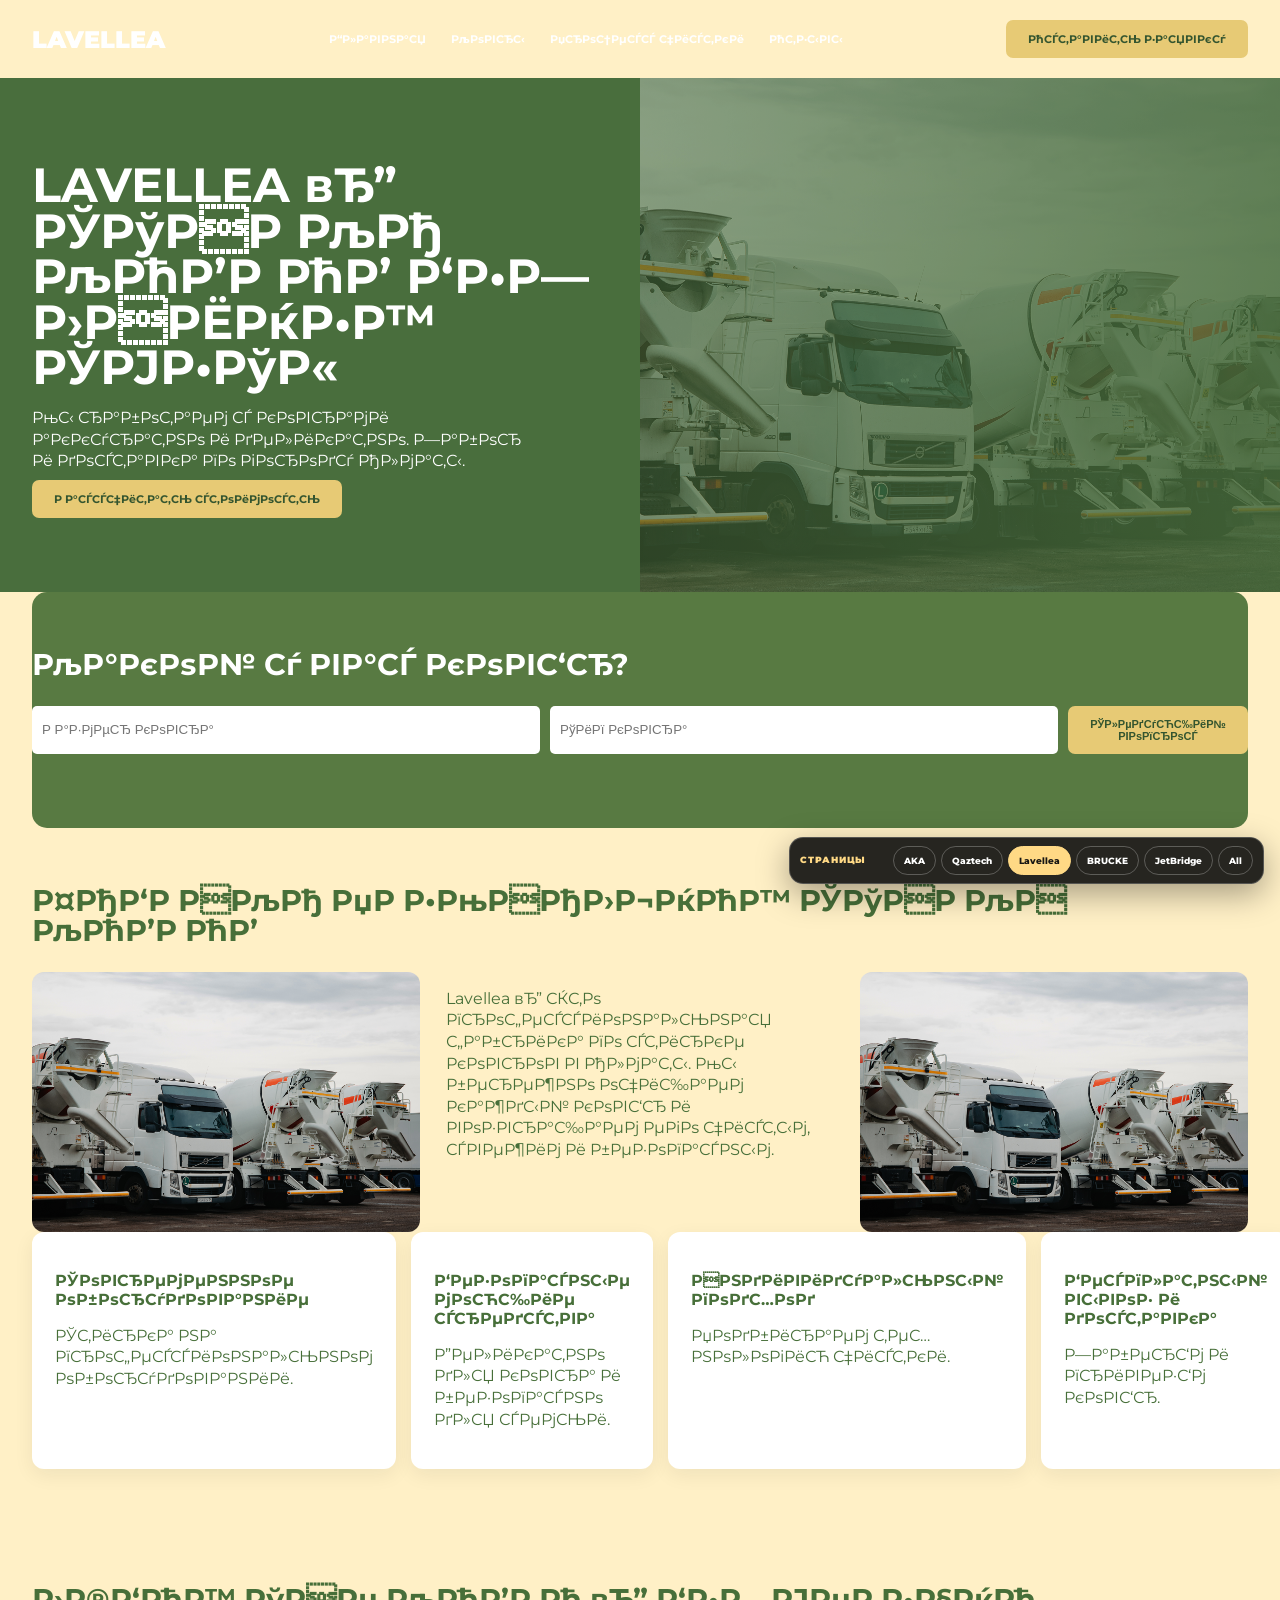
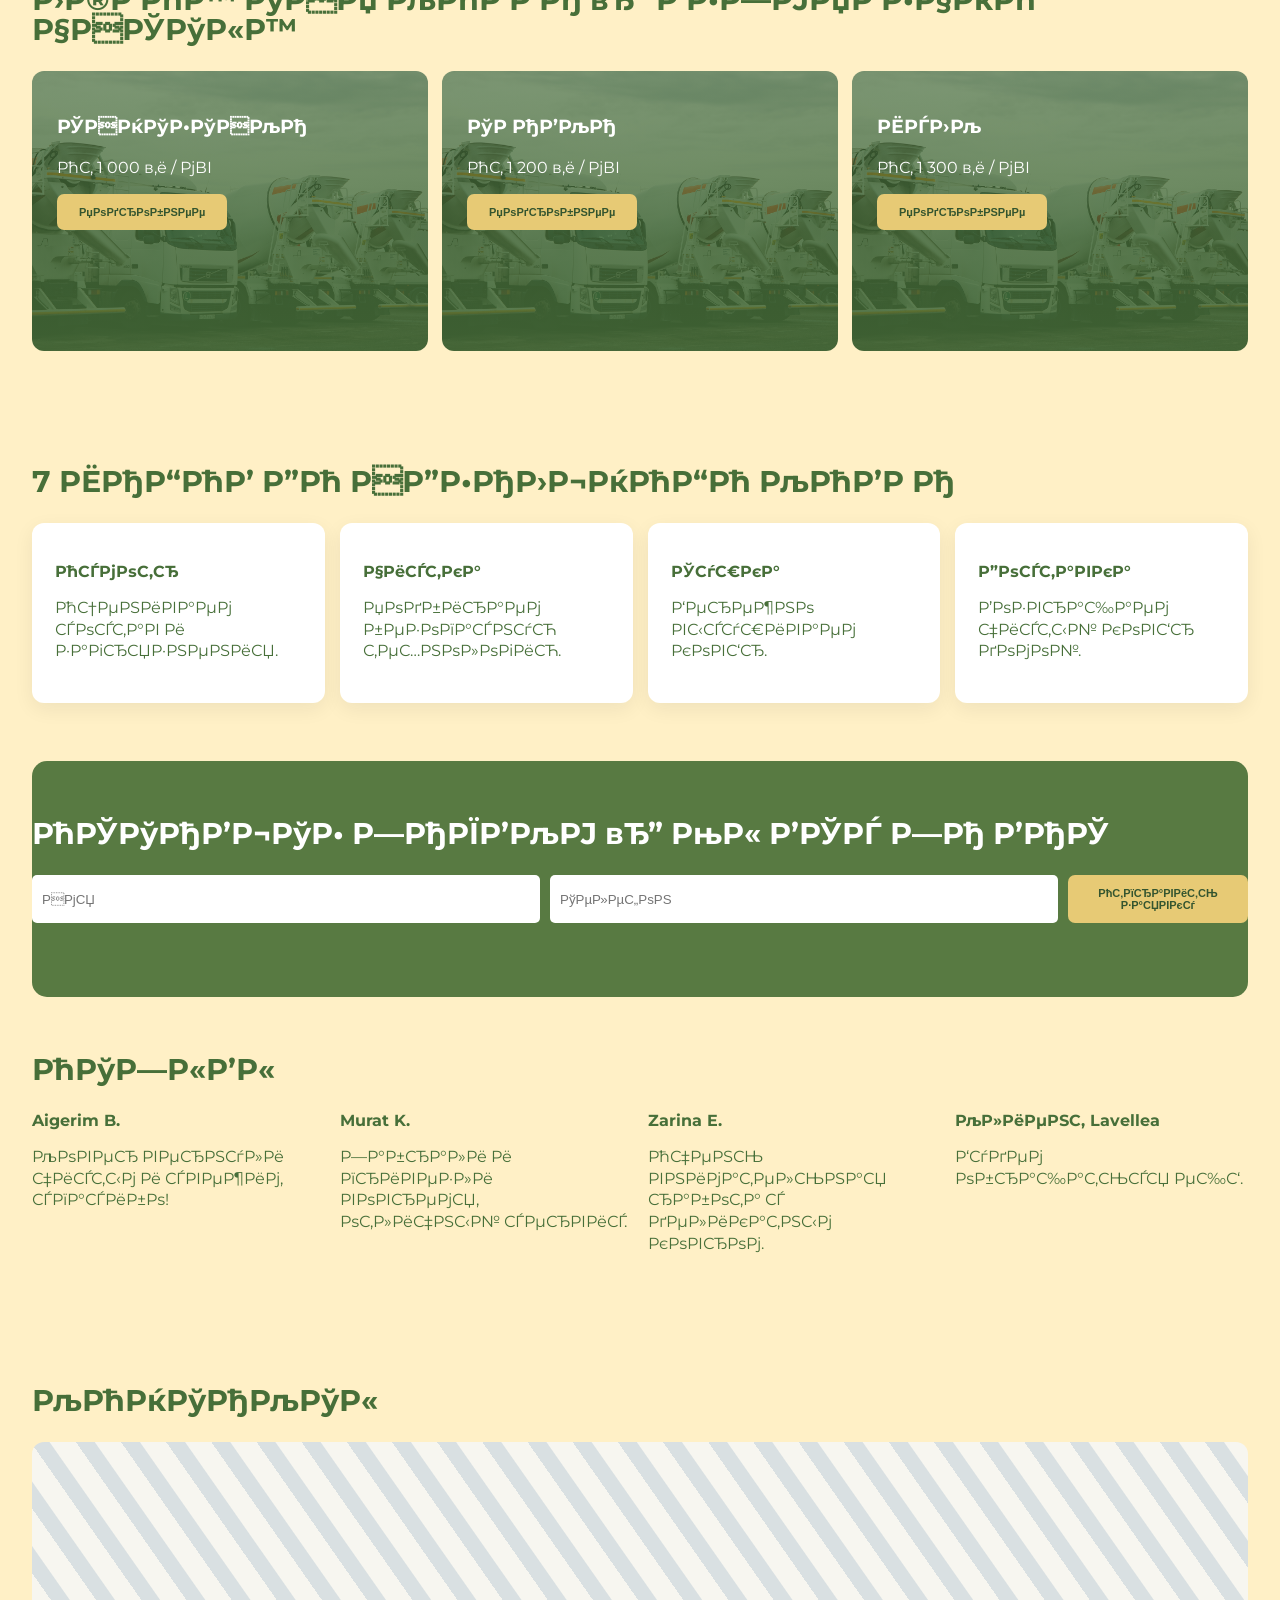
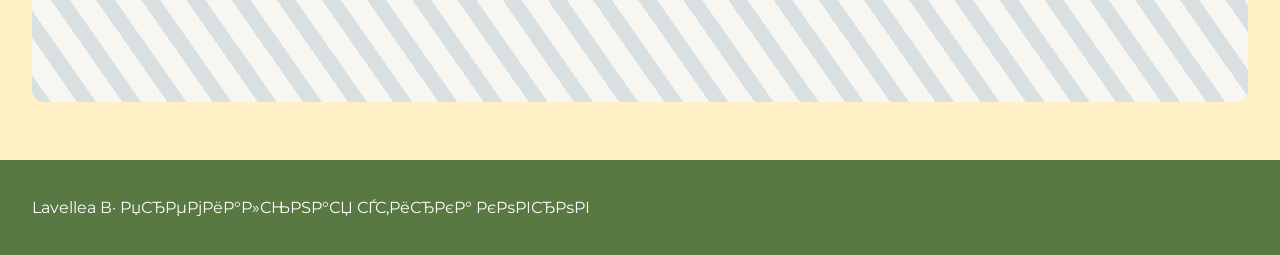
<file: lavellea.html>
<!doctype html><html lang="ru"><head><meta charset="utf-8"><meta name="viewport" content="width=device-width,initial-scale=1"><title>Lavellea вЂ” СЃС‚РёСЂРєР° РєРѕРІСЂРѕРІ</title><link href="https://fonts.googleapis.com/css2?family=Montserrat:wght@400;600;700;800;900&display=swap" rel="stylesheet"><link rel="stylesheet" href="other-sites.css"><link rel="stylesheet" href="project-switcher.css"></head><body class="other lav"><header><a class="logo" href="showcase.html">LAVELLEA</a><nav><a href="#about">Р“Р»Р°РІРЅР°СЏ</a><a href="#prices">РљРѕРІСЂС‹</a><a href="#steps">РџСЂРѕС†РµСЃСЃ С‡РёСЃС‚РєРё</a><a href="#reviews">РћС‚Р·С‹РІС‹</a></nav><a class="cta" href="#request">РћСЃС‚Р°РІРёС‚СЊ Р·Р°СЏРІРєСѓ</a></header><main><section class="hero"><h1>LAVELLEA вЂ”<br>РЎРўРР РљРђ РљРћР’Р РћР’ Р‘Р•Р— Р›РРЁРќР•Р™ РЎРЈР•РўР«</h1><p>РњС‹ СЂР°Р±РѕС‚Р°РµРј СЃ РєРѕРІСЂР°РјРё Р°РєРєСѓСЂР°С‚РЅРѕ Рё РґРµР»РёРєР°С‚РЅРѕ. Р—Р°Р±РѕСЂ Рё РґРѕСЃС‚Р°РІРєР° РїРѕ РіРѕСЂРѕРґСѓ РђР»РјР°С‚С‹.</p><a class="cta" href="#request">Р Р°СЃСЃС‡РёС‚Р°С‚СЊ СЃС‚РѕРёРјРѕСЃС‚СЊ</a></section><section class="form-card"><h2>РљР°РєРѕР№ Сѓ РІР°СЃ РєРѕРІС‘СЂ?</h2><form data-form><input placeholder="Р Р°Р·РјРµСЂ РєРѕРІСЂР°" required><input placeholder="РўРёРї РєРѕРІСЂР°" required><button>РЎР»РµРґСѓСЋС‰РёР№ РІРѕРїСЂРѕСЃ</button></form><p class="status"></p></section><section id="about"><h2>Р¤РђР‘Р РРљРђ РџР Р•РњРРђР›Р¬РќРћР™ РЎРўРР РљР РљРћР’Р РћР’</h2><div class="about-grid"><div class="about-photo"></div><p>Lavellea вЂ” СЌС‚Рѕ РїСЂРѕС„РµСЃСЃРёРѕРЅР°Р»СЊРЅР°СЏ С„Р°Р±СЂРёРєР° РїРѕ СЃС‚РёСЂРєРµ РєРѕРІСЂРѕРІ РІ РђР»РјР°С‚С‹. РњС‹ Р±РµСЂРµР¶РЅРѕ РѕС‡РёС‰Р°РµРј РєР°Р¶РґС‹Р№ РєРѕРІС‘СЂ Рё РІРѕР·РІСЂР°С‰Р°РµРј РµРіРѕ С‡РёСЃС‚С‹Рј, СЃРІРµР¶РёРј Рё Р±РµР·РѕРїР°СЃРЅС‹Рј.</p><div class="about-photo"></div></div><div class="feature-grid"><article><h3>РЎРѕРІСЂРµРјРµРЅРЅРѕРµ РѕР±РѕСЂСѓРґРѕРІР°РЅРёРµ</h3><p>РЎС‚РёСЂРєР° РЅР° РїСЂРѕС„РµСЃСЃРёРѕРЅР°Р»СЊРЅРѕРј РѕР±РѕСЂСѓРґРѕРІР°РЅРёРё.</p></article><article><h3>Р‘РµР·РѕРїР°СЃРЅС‹Рµ РјРѕСЋС‰РёРµ СЃСЂРµРґСЃС‚РІР°</h3><p>Р”РµР»РёРєР°С‚РЅРѕ РґР»СЏ РєРѕРІСЂР° Рё Р±РµР·РѕРїР°СЃРЅРѕ РґР»СЏ СЃРµРјСЊРё.</p></article><article><h3>РРЅРґРёРІРёРґСѓР°Р»СЊРЅС‹Р№ РїРѕРґС…РѕРґ</h3><p>РџРѕРґР±РёСЂР°РµРј С‚РµС…РЅРѕР»РѕРіРёСЋ С‡РёСЃС‚РєРё.</p></article><article><h3>Р‘РµСЃРїР»Р°С‚РЅС‹Р№ РІС‹РІРѕР· Рё РґРѕСЃС‚Р°РІРєР°</h3><p>Р—Р°Р±РµСЂС‘Рј Рё РїСЂРёРІРµР·С‘Рј РєРѕРІС‘СЂ.</p></article></div></section><section id="prices"><h2>Р›Р®Р‘РћР™ РўРРџ РљРћР’Р Рђ вЂ” Р‘Р•Р—РЈРџР Р•Р§РќРћ Р§РРЎРўР«Р™</h2><div class="dark-cards"><article><h3>РЎРРќРўР•РўРРљРђ</h3><p>РћС‚ 1 000 в‚ё / РјВІ</p><button>РџРѕРґСЂРѕР±РЅРµРµ</button></article><article><h3>РўР РђР’РљРђ</h3><p>РћС‚ 1 200 в‚ё / РјВІ</p><button>РџРѕРґСЂРѕР±РЅРµРµ</button></article><article><h3>РЁРЃР›Рљ</h3><p>РћС‚ 1 300 в‚ё / РјВІ</p><button>РџРѕРґСЂРѕР±РЅРµРµ</button></article></div></section><section id="steps"><h2>7 РЁРђР“РћР’ Р”Рћ РР”Р•РђР›Р¬РќРћР“Рћ РљРћР’Р Рђ</h2><div class="feature-grid"><article><h3>РћСЃРјРѕС‚СЂ</h3><p>РћС†РµРЅРёРІР°РµРј СЃРѕСЃС‚Р°РІ Рё Р·Р°РіСЂСЏР·РЅРµРЅРёСЏ.</p></article><article><h3>Р§РёСЃС‚РєР°</h3><p>РџРѕРґР±РёСЂР°РµРј Р±РµР·РѕРїР°СЃРЅСѓСЋ С‚РµС…РЅРѕР»РѕРіРёСЋ.</p></article><article><h3>РЎСѓС€РєР°</h3><p>Р‘РµСЂРµР¶РЅРѕ РІС‹СЃСѓС€РёРІР°РµРј РєРѕРІС‘СЂ.</p></article><article><h3>Р”РѕСЃС‚Р°РІРєР°</h3><p>Р’РѕР·РІСЂР°С‰Р°РµРј С‡РёСЃС‚С‹Р№ РєРѕРІС‘СЂ РґРѕРјРѕР№.</p></article></div></section><section class="form-card" id="request"><h2>РћРЎРўРђР’Р¬РўР• Р—РђРЇР’РљРЈ вЂ” РњР« Р’РЎРЃ Р—Рђ Р’РђРЎ</h2><form data-form><input placeholder="РРјСЏ" required><input placeholder="РўРµР»РµС„РѕРЅ" required><button>РћС‚РїСЂР°РІРёС‚СЊ Р·Р°СЏРІРєСѓ</button></form><p class="status"></p></section><section id="reviews"><h2>РћРўР—Р«Р’Р«</h2><div class="review-grid"><article><b>Aigerim B.</b><p>РљРѕРІРµСЂ РІРµСЂРЅСѓР»Рё С‡РёСЃС‚С‹Рј Рё СЃРІРµР¶РёРј, СЃРїР°СЃРёР±Рѕ!</p></article><article><b>Murat K.</b><p>Р—Р°Р±СЂР°Р»Рё Рё РїСЂРёРІРµР·Р»Рё РІРѕРІСЂРµРјСЏ, РѕС‚Р»РёС‡РЅС‹Р№ СЃРµСЂРІРёСЃ.</p></article><article><b>Zarina E.</b><p>РћС‡РµРЅСЊ РІРЅРёРјР°С‚РµР»СЊРЅР°СЏ СЂР°Р±РѕС‚Р° СЃ РґРµР»РёРєР°С‚РЅС‹Рј РєРѕРІСЂРѕРј.</p></article><article><b>РљР»РёРµРЅС‚ Lavellea</b><p>Р‘СѓРґРµРј РѕР±СЂР°С‰Р°С‚СЊСЃСЏ РµС‰С‘.</p></article></div></section><section><h2>РљРћРќРўРђРљРўР«</h2><div class="map-block"></div></section></main><footer>Lavellea В· РџСЂРµРјРёР°Р»СЊРЅР°СЏ СЃС‚РёСЂРєР° РєРѕРІСЂРѕРІ</footer><script src="other-sites.js"></script><nav class="page-switcher" aria-label="Переключение страниц"><p class="page-switcher__title">СТРАНИЦЫ</p><div class="page-switcher__links"><a class="page-switcher__link" href="index.html">AKA</a><a class="page-switcher__link" href="qaztech.html">Qaztech</a><a class="page-switcher__link" href="lavellea.html" aria-current="page">Lavellea</a><a class="page-switcher__link" href="brucke.html">BRUCKE</a><a class="page-switcher__link" href="jetbridge.html?layout=v1">JetBridge</a><a class="page-switcher__link" href="showcase.html">All</a></div></nav></body></html>
</file>
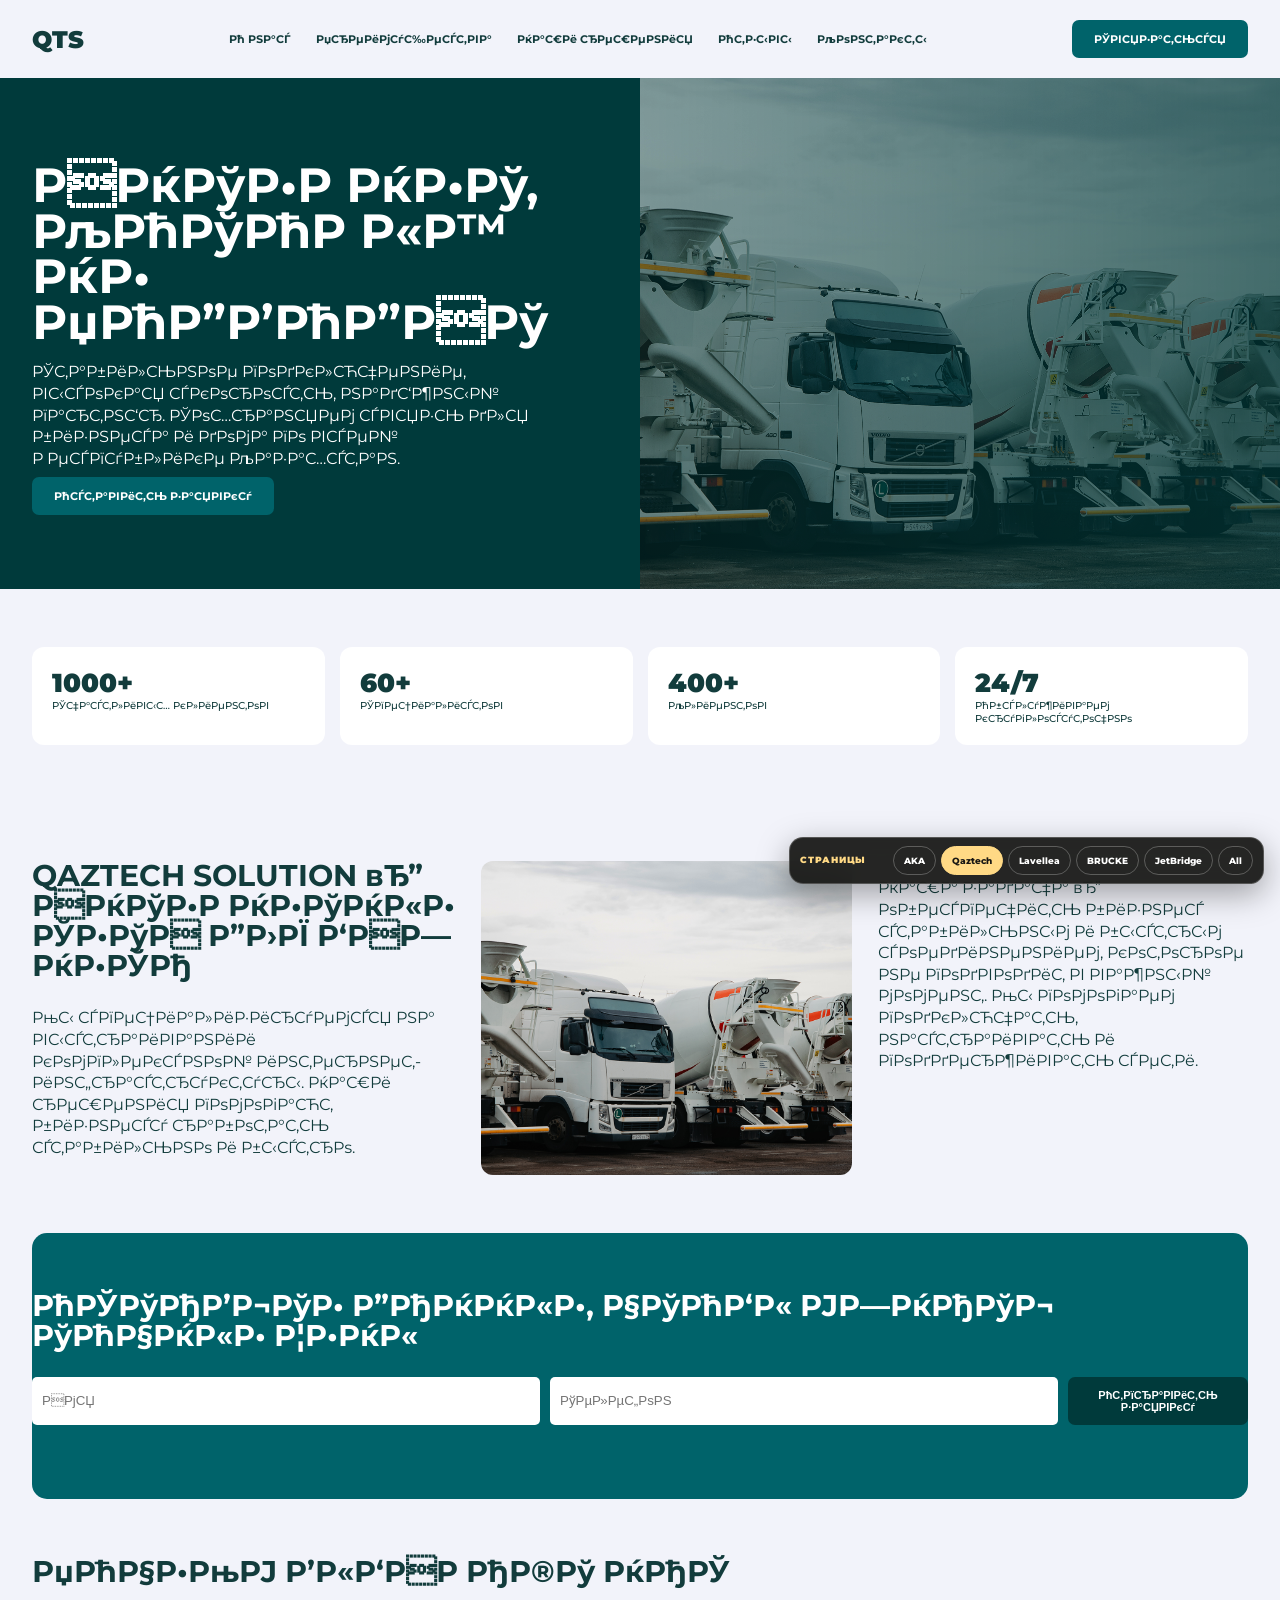
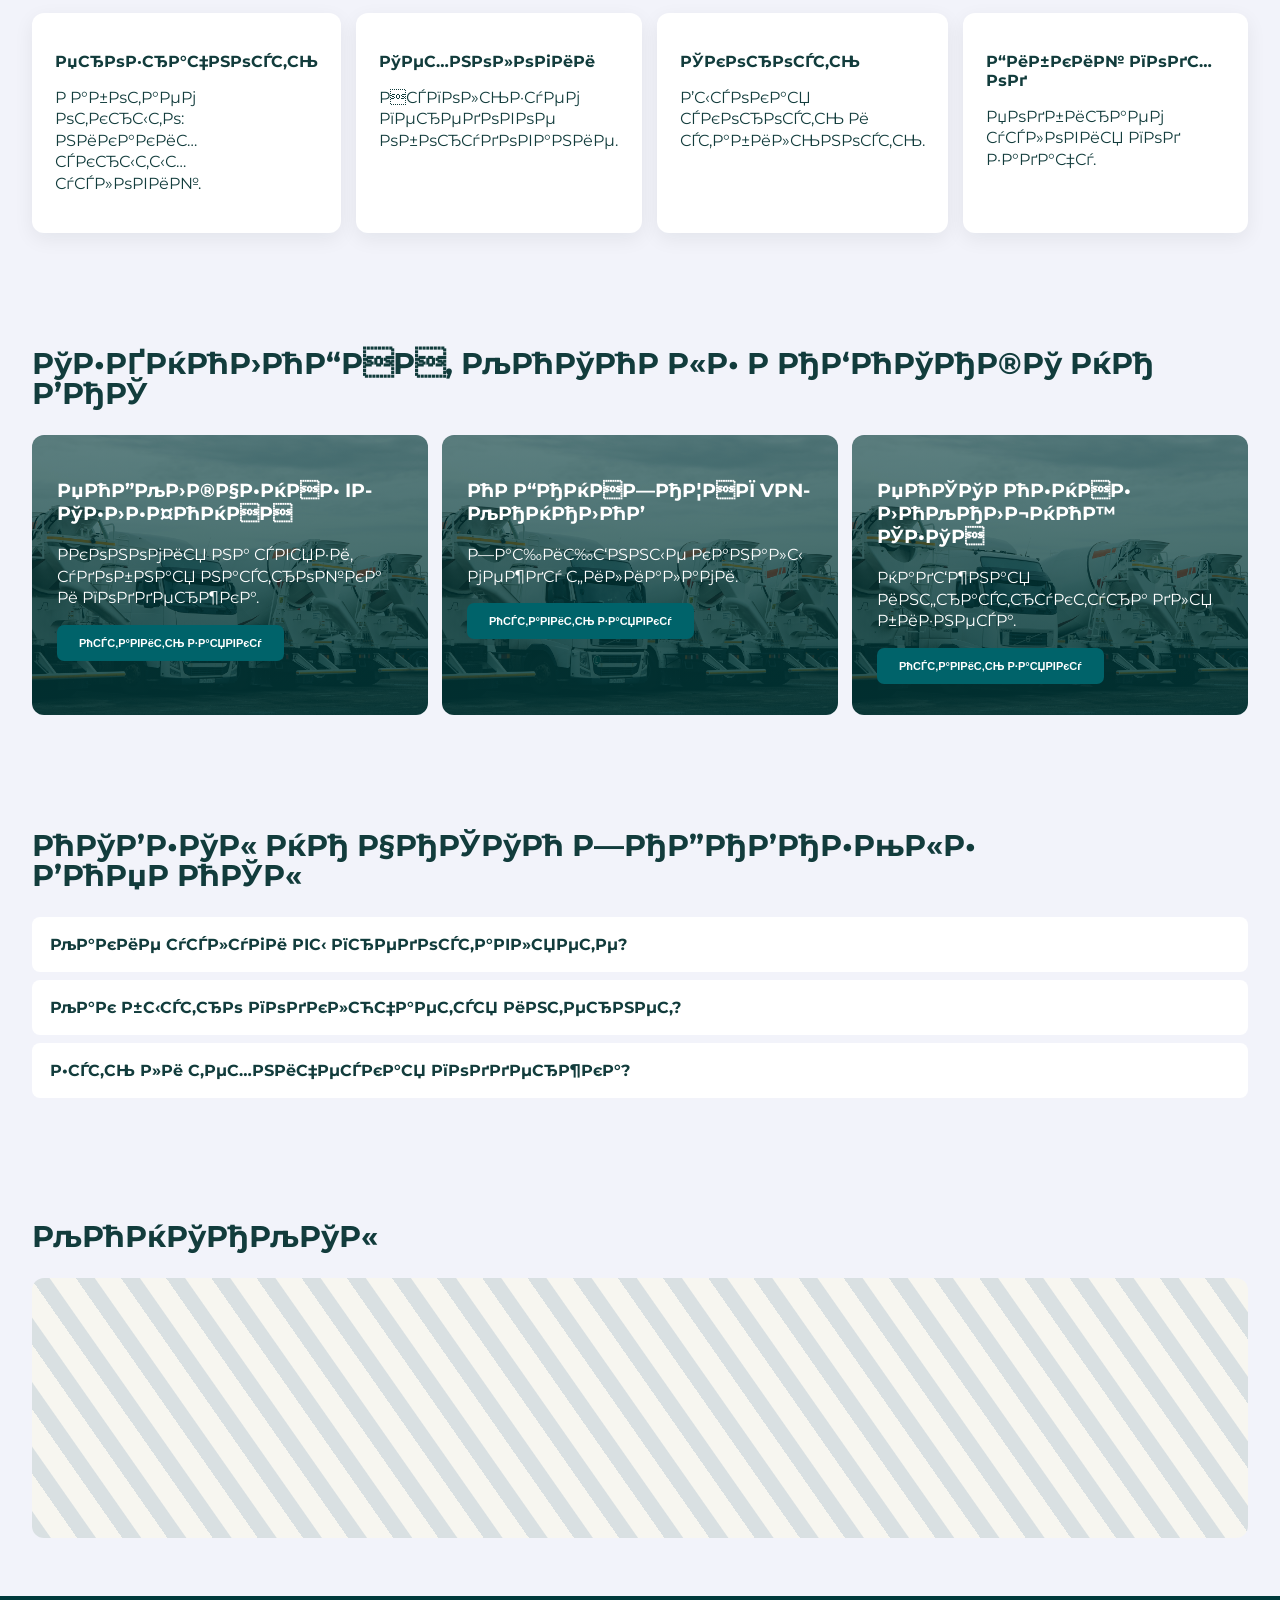
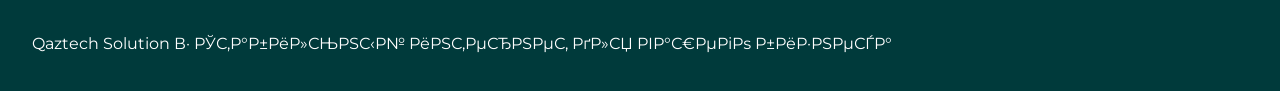
<file: qaztech.html>
<!doctype html><html lang="ru"><head><meta charset="utf-8"><meta name="viewport" content="width=device-width,initial-scale=1"><title>Qaztech Solution</title><link href="https://fonts.googleapis.com/css2?family=Montserrat:wght@400;600;700;800;900&display=swap" rel="stylesheet"><link rel="stylesheet" href="other-sites.css"><link rel="stylesheet" href="project-switcher.css"></head><body class="other qaz"><header><a class="logo" href="showcase.html">QTS</a><nav><a href="#about">Рћ РЅР°СЃ</a><a href="#benefits">РџСЂРµРёРјСѓС‰РµСЃС‚РІР°</a><a href="#solutions">РќР°С€Рё СЂРµС€РµРЅРёСЏ</a><a href="#reviews">РћС‚Р·С‹РІС‹</a><a href="#contacts">РљРѕРЅС‚Р°РєС‚С‹</a></nav><a class="cta" href="#request">РЎРІСЏР·Р°С‚СЊСЃСЏ</a></header><main><section class="hero"><h1>РРќРўР•Р РќР•Рў, РљРћРўРћР Р«Р™<br>РќР• РџРћР”Р’РћР”РРў</h1><p>РЎС‚Р°Р±РёР»СЊРЅРѕРµ РїРѕРґРєР»СЋС‡РµРЅРёРµ, РІС‹СЃРѕРєР°СЏ СЃРєРѕСЂРѕСЃС‚СЊ, РЅР°РґС‘Р¶РЅС‹Р№ РїР°СЂС‚РЅС‘СЂ. РЎРѕС…СЂР°РЅСЏРµРј СЃРІСЏР·СЊ РґР»СЏ Р±РёР·РЅРµСЃР° Рё РґРѕРјР° РїРѕ РІСЃРµР№ Р РµСЃРїСѓР±Р»РёРєРµ РљР°Р·Р°С…СЃС‚Р°РЅ.</p><a class="cta" href="#request">РћСЃС‚Р°РІРёС‚СЊ Р·Р°СЏРІРєСѓ</a></section><section class="stat-grid"><article>1000+<span>РЎС‡Р°СЃС‚Р»РёРІС‹С… РєР»РёРµРЅС‚РѕРІ</span></article><article>60+<span>РЎРїРµС†РёР°Р»РёСЃС‚РѕРІ</span></article><article>400+<span>РљР»РёРµРЅС‚РѕРІ</span></article><article>24/7<span>РћР±СЃР»СѓР¶РёРІР°РµРј РєСЂСѓРіР»РѕСЃСѓС‚РѕС‡РЅРѕ</span></article></section><section class="about-grid" id="about"><div><h2>QAZTECH SOLUTION вЂ” РРќРўР•Р РќР•РўРќР«Р• РЎР•РўР Р”Р›РЇ Р‘РР—РќР•РЎРђ</h2><p>РњС‹ СЃРїРµС†РёР°Р»РёР·РёСЂСѓРµРјСЃСЏ РЅР° РІС‹СЃС‚СЂР°РёРІР°РЅРёРё РєРѕРјРїР»РµРєСЃРЅРѕР№ РёРЅС‚РµСЂРЅРµС‚-РёРЅС„СЂР°СЃС‚СЂСѓРєС‚СѓСЂС‹. РќР°С€Рё СЂРµС€РµРЅРёСЏ РїРѕРјРѕРіР°СЋС‚ Р±РёР·РЅРµСЃСѓ СЂР°Р±РѕС‚Р°С‚СЊ СЃС‚Р°Р±РёР»СЊРЅРѕ Рё Р±С‹СЃС‚СЂРѕ.</p></div><div class="about-photo"></div><p>РќР°С€Р° Р·Р°РґР°С‡Р° вЂ” РѕР±РµСЃРїРµС‡РёС‚СЊ Р±РёР·РЅРµСЃ СЃС‚Р°Р±РёР»СЊРЅС‹Рј Рё Р±С‹СЃС‚СЂС‹Рј СЃРѕРµРґРёРЅРµРЅРёРµРј, РєРѕС‚РѕСЂРѕРµ РЅРµ РїРѕРґРІРѕРґРёС‚ РІ РІР°Р¶РЅС‹Р№ РјРѕРјРµРЅС‚. РњС‹ РїРѕРјРѕРіР°РµРј РїРѕРґРєР»СЋС‡Р°С‚СЊ, РЅР°СЃС‚СЂР°РёРІР°С‚СЊ Рё РїРѕРґРґРµСЂР¶РёРІР°С‚СЊ СЃРµС‚Рё.</p></section><section class="form-card" id="request"><h2>РћРЎРўРђР’Р¬РўР• Р”РђРќРќР«Р•, Р§РўРћР‘Р« РЈР—РќРђРўР¬ РўРћР§РќР«Р• Р¦Р•РќР«</h2><form data-form><input placeholder="РРјСЏ" required><input placeholder="РўРµР»РµС„РѕРЅ" required><button>РћС‚РїСЂР°РІРёС‚СЊ Р·Р°СЏРІРєСѓ</button></form><p class="status"></p></section><section id="benefits"><h2>РџРћР§Р•РњРЈ Р’Р«Р‘РР РђР®Рў РќРђРЎ</h2><div class="feature-grid"><article><h3>РџСЂРѕР·СЂР°С‡РЅРѕСЃС‚СЊ</h3><p>Р Р°Р±РѕС‚Р°РµРј РѕС‚РєСЂС‹С‚Рѕ: РЅРёРєР°РєРёС… СЃРєСЂС‹С‚С‹С… СѓСЃР»РѕРІРёР№.</p></article><article><h3>РўРµС…РЅРѕР»РѕРіРёРё</h3><p>РСЃРїРѕР»СЊР·СѓРµРј РїРµСЂРµРґРѕРІРѕРµ РѕР±РѕСЂСѓРґРѕРІР°РЅРёРµ.</p></article><article><h3>РЎРєРѕСЂРѕСЃС‚СЊ</h3><p>Р’С‹СЃРѕРєР°СЏ СЃРєРѕСЂРѕСЃС‚СЊ Рё СЃС‚Р°Р±РёР»СЊРЅРѕСЃС‚СЊ.</p></article><article><h3>Р“РёР±РєРёР№ РїРѕРґС…РѕРґ</h3><p>РџРѕРґР±РёСЂР°РµРј СѓСЃР»РѕРІРёСЏ РїРѕРґ Р·Р°РґР°С‡Сѓ.</p></article></div></section><section id="solutions"><h2>РўР•РҐРќРћР›РћР“РР, РљРћРўРћР Р«Р• Р РђР‘РћРўРђР®Рў РќРђ Р’РђРЎ</h2><div class="dark-cards"><article><h3>РџРћР”РљР›Р®Р§Р•РќРР• IP-РўР•Р›Р•Р¤РћРќРР</h3><p>Р­РєРѕРЅРѕРјРёСЏ РЅР° СЃРІСЏР·Рё, СѓРґРѕР±РЅР°СЏ РЅР°СЃС‚СЂРѕР№РєР° Рё РїРѕРґРґРµСЂР¶РєР°.</p><button>РћСЃС‚Р°РІРёС‚СЊ Р·Р°СЏРІРєСѓ</button></article><article><h3>РћР Р“РђРќРР—РђР¦РРЇ VPN-РљРђРќРђР›РћР’</h3><p>Р—Р°С‰РёС‰С‘РЅРЅС‹Рµ РєР°РЅР°Р»С‹ РјРµР¶РґСѓ С„РёР»РёР°Р»Р°РјРё.</p><button>РћСЃС‚Р°РІРёС‚СЊ Р·Р°СЏРІРєСѓ</button></article><article><h3>РџРћРЎРўР РћР•РќРР• Р›РћРљРђР›Р¬РќРћР™ РЎР•РўР</h3><p>РќР°РґС‘Р¶РЅР°СЏ РёРЅС„СЂР°СЃС‚СЂСѓРєС‚СѓСЂР° РґР»СЏ Р±РёР·РЅРµСЃР°.</p><button>РћСЃС‚Р°РІРёС‚СЊ Р·Р°СЏРІРєСѓ</button></article></div></section><section class="faq"><h2>РћРўР’Р•РўР« РќРђ Р§РђРЎРўРћ Р—РђР”РђР’РђР•РњР«Р• Р’РћРџР РћРЎР«</h2><article>РљР°РєРёРµ СѓСЃР»СѓРіРё РІС‹ РїСЂРµРґРѕСЃС‚Р°РІР»СЏРµС‚Рµ?</article><article>РљР°Рє Р±С‹СЃС‚СЂРѕ РїРѕРґРєР»СЋС‡Р°РµС‚СЃСЏ РёРЅС‚РµСЂРЅРµС‚?</article><article>Р•СЃС‚СЊ Р»Рё С‚РµС…РЅРёС‡РµСЃРєР°СЏ РїРѕРґРґРµСЂР¶РєР°?</article></section><section id="contacts"><h2>РљРћРќРўРђРљРўР«</h2><div class="map-block"></div></section></main><footer>Qaztech Solution В· РЎС‚Р°Р±РёР»СЊРЅС‹Р№ РёРЅС‚РµСЂРЅРµС‚ РґР»СЏ РІР°С€РµРіРѕ Р±РёР·РЅРµСЃР°</footer><script src="other-sites.js"></script><nav class="page-switcher" aria-label="Переключение страниц"><p class="page-switcher__title">СТРАНИЦЫ</p><div class="page-switcher__links"><a class="page-switcher__link" href="index.html">AKA</a><a class="page-switcher__link" href="qaztech.html" aria-current="page">Qaztech</a><a class="page-switcher__link" href="lavellea.html">Lavellea</a><a class="page-switcher__link" href="brucke.html">BRUCKE</a><a class="page-switcher__link" href="jetbridge.html?layout=v1">JetBridge</a><a class="page-switcher__link" href="showcase.html">All</a></div></nav></body></html>
</file>
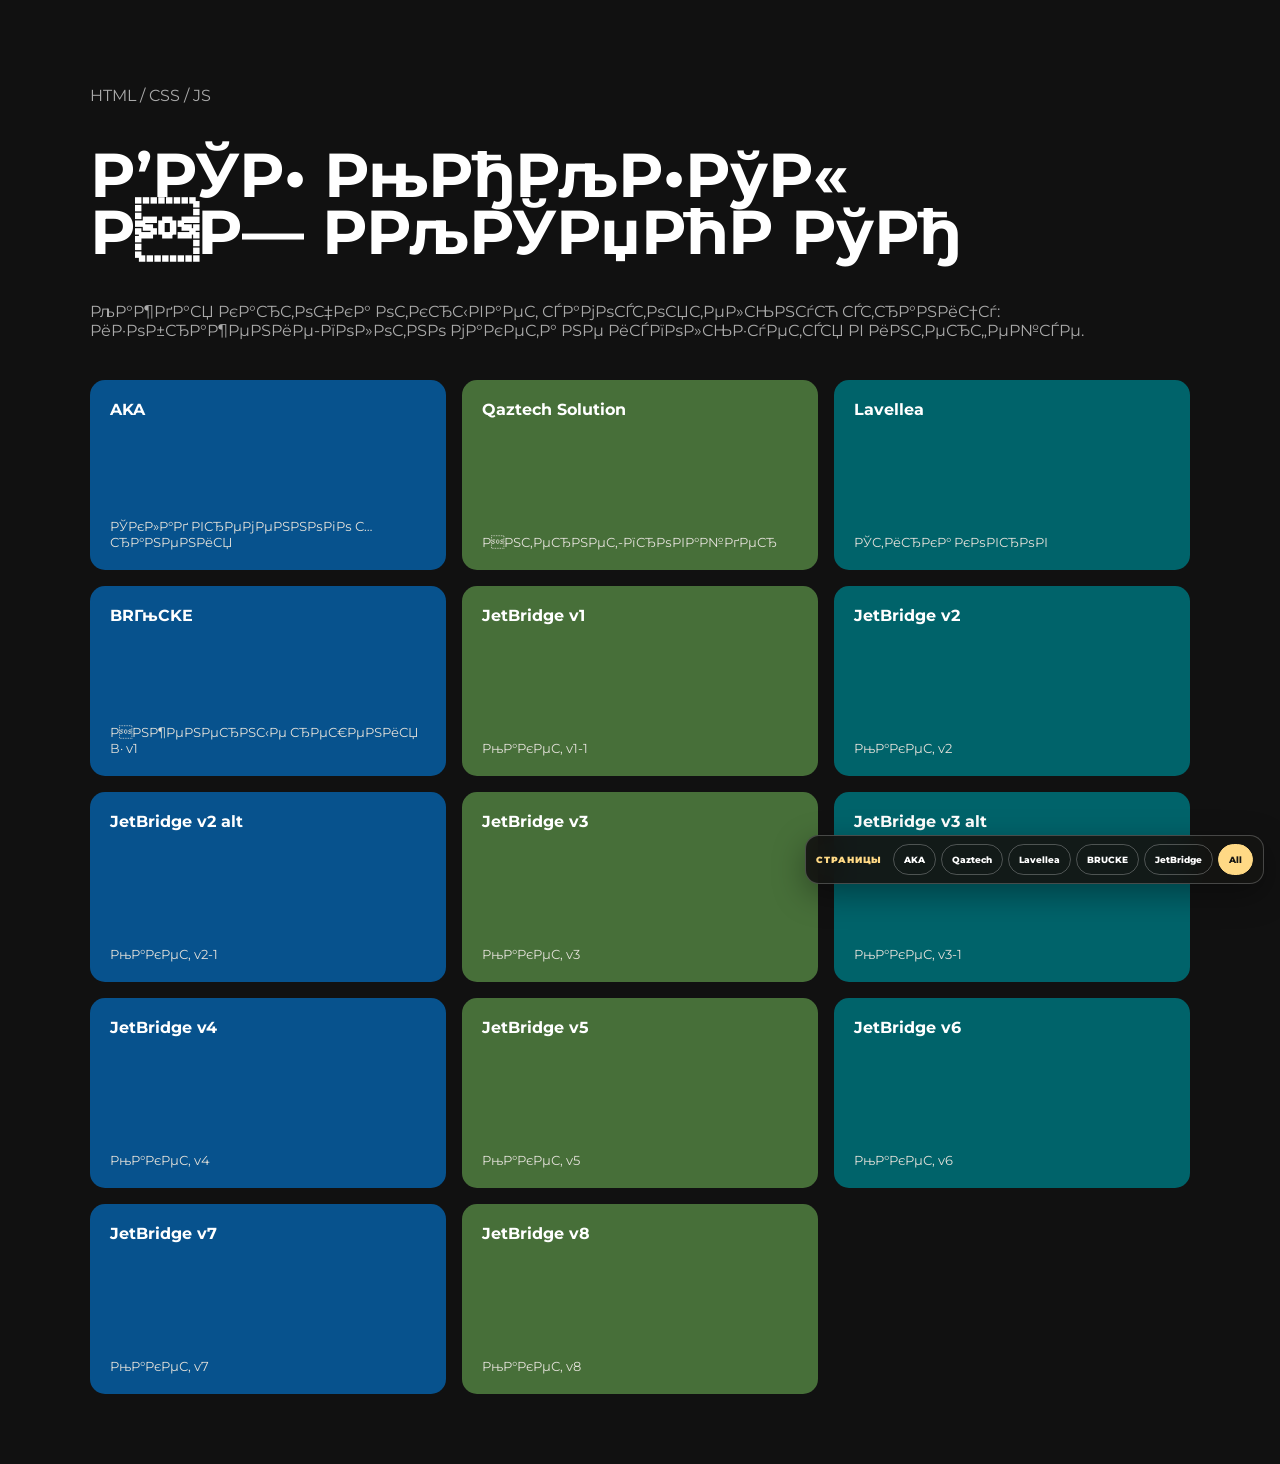
<file: showcase.html>
<!doctype html><html lang="ru"><head><meta charset="utf-8"><meta name="viewport" content="width=device-width,initial-scale=1"><title>РњР°РєРµС‚С‹ РёР· СЌРєСЃРїРѕСЂС‚Р°</title><link href="https://fonts.googleapis.com/css2?family=Montserrat:wght@500;700;800;900&display=swap" rel="stylesheet"><style>body{margin:0;background:#111;color:#fff;font-family:Montserrat,Arial,sans-serif}main{width:min(100% - 40px,1100px);margin:0 auto;padding:70px 0}h1{font-size:clamp(32px,6vw,62px);line-height:.92}p{color:#aaa}.grid{display:grid;grid-template-columns:repeat(3,1fr);gap:16px;margin-top:40px}.card{display:flex;min-height:150px;flex-direction:column;justify-content:space-between;border-radius:15px;padding:20px;background:#242321;color:#fff;text-decoration:none}.card:nth-child(3n+1){background:#07528d}.card:nth-child(3n+2){background:#476f39}.card:nth-child(3n){background:#00636a}.card small{color:#e4e1da}@media(max-width:700px){.grid{grid-template-columns:1fr}}</style><link rel="stylesheet" href="project-switcher.css"></head><body><main><p>HTML / CSS / JS</p><h1>Р’РЎР• РњРђРљР•РўР«<br>РР— Р­РљРЎРџРћР РўРђ</h1><p>РљР°Р¶РґР°СЏ РєР°СЂС‚РѕС‡РєР° РѕС‚РєСЂС‹РІР°РµС‚ СЃР°РјРѕСЃС‚РѕСЏС‚РµР»СЊРЅСѓСЋ СЃС‚СЂР°РЅРёС†Сѓ: РёР·РѕР±СЂР°Р¶РµРЅРёРµ-РїРѕР»РѕС‚РЅРѕ РјР°РєРµС‚Р° РЅРµ РёСЃРїРѕР»СЊР·СѓРµС‚СЃСЏ РІ РёРЅС‚РµСЂС„РµР№СЃРµ.</p><div class="grid"><a class="card" href="index.html"><b>AKA</b><small>РЎРєР»Р°Рґ РІСЂРµРјРµРЅРЅРѕРіРѕ С…СЂР°РЅРµРЅРёСЏ</small></a><a class="card" href="qaztech.html"><b>Qaztech Solution</b><small>РРЅС‚РµСЂРЅРµС‚-РїСЂРѕРІР°Р№РґРµСЂ</small></a><a class="card" href="lavellea.html"><b>Lavellea</b><small>РЎС‚РёСЂРєР° РєРѕРІСЂРѕРІ</small></a><a class="card" href="brucke.html"><b>BRГњCKE</b><small>РРЅР¶РµРЅРµСЂРЅС‹Рµ СЂРµС€РµРЅРёСЏ В· v1</small></a><a class="card" href="jetbridge.html?layout=v1"><b>JetBridge v1</b><small>РњР°РєРµС‚ v1-1</small></a><a class="card" href="jetbridge.html?layout=v2"><b>JetBridge v2</b><small>РњР°РєРµС‚ v2</small></a><a class="card" href="jetbridge.html?layout=v2-alt"><b>JetBridge v2 alt</b><small>РњР°РєРµС‚ v2-1</small></a><a class="card" href="jetbridge.html?layout=v3"><b>JetBridge v3</b><small>РњР°РєРµС‚ v3</small></a><a class="card" href="jetbridge.html?layout=v3-alt"><b>JetBridge v3 alt</b><small>РњР°РєРµС‚ v3-1</small></a><a class="card" href="jetbridge.html?layout=v4"><b>JetBridge v4</b><small>РњР°РєРµС‚ v4</small></a><a class="card" href="jetbridge.html?layout=v5"><b>JetBridge v5</b><small>РњР°РєРµС‚ v5</small></a><a class="card" href="jetbridge.html?layout=v6"><b>JetBridge v6</b><small>РњР°РєРµС‚ v6</small></a><a class="card" href="jetbridge.html?layout=v7"><b>JetBridge v7</b><small>РњР°РєРµС‚ v7</small></a><a class="card" href="jetbridge.html?layout=v8"><b>JetBridge v8</b><small>РњР°РєРµС‚ v8</small></a></div></main><nav class="page-switcher" aria-label="Переключение страниц"><p class="page-switcher__title">СТРАНИЦЫ</p><div class="page-switcher__links"><a class="page-switcher__link" href="index.html">AKA</a><a class="page-switcher__link" href="qaztech.html">Qaztech</a><a class="page-switcher__link" href="lavellea.html">Lavellea</a><a class="page-switcher__link" href="brucke.html">BRUCKE</a><a class="page-switcher__link" href="jetbridge.html?layout=v1">JetBridge</a><a class="page-switcher__link" href="showcase.html" aria-current="page">All</a></div></nav></body></html>
</file>
<file: styles.css>
:root{--ink:#111110;--yellow:#ffd985;--muted:#aaa8a0;--line:#343330}*{box-sizing:border-box}html{scroll-behavior:smooth;background:var(--ink)}body{margin:0;min-width:320px;background:var(--ink);color:#f8f7f2;font-family:Montserrat,Arial,sans-serif;font-size:14px}button,input{font:inherit}button{cursor:pointer}a{color:inherit;text-decoration:none}.section-shell{width:min(100% - 72px,1296px);margin-inline:auto}.site-header{position:absolute;z-index:2;top:0;left:50%;display:flex;width:min(100% - 72px,1296px);height:88px;align-items:center;justify-content:space-between;transform:translateX(-50%);border-bottom:1px solid rgba(255,255,255,.26)}.brand{display:grid;gap:1px;color:#fff;line-height:.8}.brand b{font-size:36px;font-weight:900;letter-spacing:-4px}.brand span{font-size:6px;font-weight:700}.main-nav{display:flex;gap:28px;margin-left:auto;margin-right:38px;font-size:11px;font-weight:600}.main-nav a:hover,.footer a:hover{color:var(--yellow)}.header-actions{display:flex;align-items:center;gap:13px}.lang{border:0;padding:5px;background:none;color:#fff;font-size:10px}.button{display:inline-flex;min-height:38px;align-items:center;justify-content:space-between;gap:23px;border:0;border-radius:100px;padding:9px 16px;background:var(--yellow);color:#171613;font-size:10px;font-weight:800}.button i{font-size:15px;font-style:normal}.button--white{background:#fff}.hero{position:relative;min-height:535px;overflow:hidden}.image{overflow:hidden;border-radius:7px;background-color:#3d3d38;background-image:linear-gradient(rgba(7,8,7,.3),rgba(7,8,7,.35)),url('design-assets/259A7440.png');background-repeat:no-repeat;background-size:cover}.hero-image{position:absolute;inset:0;border-radius:0;background-position:center 48%;filter:grayscale(.38) contrast(1.08) brightness(.63)}.hero-shade{position:absolute;inset:0;background:linear-gradient(90deg,rgba(0,0,0,.68),rgba(0,0,0,.04) 75%),linear-gradient(0deg,rgba(0,0,0,.32),transparent 45%)}.hero-content{position:relative;z-index:1;padding-top:243px}.kicker{margin:0 0 5px;color:var(--yellow);font-size:12px;font-weight:800}.hero h1,.advantages h2,.cases h2,.gallery h2{margin:0;font-size:clamp(28px,3vw,47px);line-height:.89;font-weight:900;letter-spacing:-1.8px}.hero-copy{margin:16px 0 0;font-size:10px;line-height:1.35;color:#e3e1da}.hero-button{position:absolute;z-index:1;top:255px;right:0}.intro{padding-top:26px}.intro>h2{margin:0 0 32px;color:#898884;font-size:28px;font-weight:900;letter-spacing:-1.2px}.intro-grid{display:grid;grid-template-columns:390px 1fr;min-height:300px}.intro-copy{padding:30px 24px 20px 0}.intro-copy h3{margin:4px 0 12px;color:var(--yellow);font-size:25px;line-height:.86}.intro-copy>p:last-child{max-width:300px;margin:0;font-size:10px;line-height:1.25;color:var(--muted)}.intro-photo{background-position:50% 65%;filter:brightness(.75) saturate(.75)}.steps-bar{display:grid;grid-template-columns:repeat(4,1fr);gap:2px;margin-top:2px}.steps-bar article{min-height:82px;padding:11px;background:#252523}.steps-bar b{float:right;color:var(--yellow);font-size:14px}.steps-bar strong{display:block;font-size:12px;line-height:.9}.steps-bar span{display:block;margin-top:7px;font-size:8px;line-height:1.1;color:var(--muted)}.advantages{position:relative;min-height:570px;padding-top:90px}.image--forklift{position:absolute;inset:30px 0 0;background-position:50% 66%;filter:brightness(.43) saturate(.6)}.advantages:after{content:'';position:absolute;inset:30px 0 0;background:rgba(11,11,10,.31)}.advantage-title,.advantage-grid{position:relative;z-index:1}.advantage-title{margin-left:31%}.advantage-title h2{text-align:right}.advantage-grid{display:grid;grid-template-columns:repeat(4,1fr);gap:13px;margin-top:130px}.advantage-grid article{min-height:114px;padding:15px;border-radius:6px;background:rgba(22,21,19,.9)}.advantage-grid span{display:block;color:var(--yellow);font-size:9px}.advantage-grid h3{margin:13px 0 7px;font-size:13px;line-height:.9}.advantage-grid p{margin:0;color:#b9b6af;font-size:9px;line-height:1.2}.cases{position:relative;padding:24px 0 52px}.cases h2,.gallery h2{font-size:27px}.case-grid{display:grid;grid-template-columns:1fr 1fr;gap:22px;margin-top:26px}.case-card{padding-bottom:12px;border-bottom:1px solid var(--line)}.case-card--wide{grid-column:span 2}.case-card .image{height:195px;background-position:center}.image--case2{background-position:right 35%}.image--case3{background-position:20% 75%}.case-card h3{margin:12px 0 9px;font-size:11px}.case-card>div:last-child{display:grid;grid-template-columns:1fr 1fr;gap:20px}.case-card p{margin:0;color:var(--muted);font-size:8px;line-height:1.25}.case-card p b{color:#f1f0eb}.cases-button{position:absolute;right:0;bottom:8px}.workflow{display:grid;grid-template-columns:1fr 1fr;gap:22px;padding:30px 0}.workflow-card{min-height:444px;overflow:hidden;border-radius:8px}.workflow-card--photo{position:relative;padding:24px;color:#161513;background:var(--yellow)}.workflow-card--photo h2{max-width:280px;font-size:16px;line-height:1.05}.image--worker{position:absolute;right:-18px;bottom:-12px;width:73%;height:62%;background-position:20% 82%;filter:saturate(.55)}.workflow-card--list{position:relative;padding:26px;background:#f9f7f1;color:#191816}.workflow-card--list h2{margin:16px 0 19px;font-size:23px;line-height:1.06}.workflow-card mark{background:var(--yellow)}.muted{margin:0;font-size:15px;font-weight:800}.issue{position:absolute;right:0;bottom:0;left:0;padding:20px 26px;background:var(--yellow)}.issue b{font-size:20px}.issue p{max-width:330px;margin:6px 0 0;font-size:9px;line-height:1.2}.step-number{position:absolute;right:26px;bottom:18px;font-size:55px}.gallery{padding:23px 0}.gallery-grid{display:grid;grid-template-columns:1.25fr 1fr 1fr;grid-template-rows:135px 135px;gap:7px;margin-top:14px}.gallery-grid .image{background-position:center}.image--g1{grid-row:span 2;background-position:20% 76%!important}.image--g2{background-position:90% 55%!important}.image--g3{background-position:20% 20%!important}.image--g4{grid-row:span 2;background-position:70% 70%!important}.reviews{padding:30px 0}.reviews h2,.contacts h2{margin:0 0 15px;font-size:22px}.review-grid{display:grid;grid-template-columns:repeat(4,1fr);gap:8px}.review-grid article{min-height:128px;padding:12px;border-radius:6px;background:#272624}.review-head{display:flex;gap:8px;align-items:center}.avatar{display:grid;place-items:center;width:24px;height:24px;border-radius:50%;background:#4d554e;color:var(--yellow);font-size:9px;font-weight:800}.review-head b{font-size:8px}.review-head p{margin:2px 0 0;color:var(--yellow);font-size:8px}.review-grid article>p{margin:11px 0 0;color:#c7c4bb;font-size:8px;line-height:1.25}.contacts{padding:29px 0 42px}.map{position:relative;height:190px;overflow:hidden;border-radius:7px;background:repeating-linear-gradient(62deg,#eef0e9 0 17px,#d2d5d0 18px 22px,#eef0e9 23px 45px)}.map:before,.map:after{content:'';position:absolute;height:9px;width:120%;left:-10%;background:#badcf1;transform:rotate(-21deg)}.map:before{top:45px}.map:after{bottom:35px;transform:rotate(15deg)}.map span{position:absolute;z-index:1;top:73px;left:52%;width:18px;height:18px;border-radius:50% 50% 50% 0;background:#1767f3;transform:rotate(-45deg);box-shadow:0 4px 8px #555}.map p{position:absolute;z-index:1;left:20px;bottom:6px;color:#393939;font-size:9px}.contact-grid{display:grid;grid-template-columns:repeat(4,1fr);gap:12px;padding-top:13px}.contact-grid p{margin:0;color:var(--muted);font-size:9px;line-height:1.45}.contact-grid b,.contact-grid a{color:#f6f5f0}.request{position:relative;overflow:hidden;padding:31px 0 22px}.request-image{position:absolute;inset:0;border-radius:0;background-position:center 63%;filter:grayscale(.4) brightness(.48)}.request-image:after{content:'';position:absolute;inset:0;background:rgba(0,0,0,.32)}.request-content{position:relative}.request h2{max-width:740px;margin:0;font-size:17px;line-height:.94}.inline-form{display:grid;grid-template-columns:1fr 1fr 170px;gap:9px;max-width:890px;margin-top:24px}.inline-form label span{position:absolute;width:1px;height:1px;overflow:hidden}.inline-form input{width:100%;height:37px;border:0;border-radius:100px;padding:0 14px;color:#252525;background:#fff}.form-status{min-height:15px;margin:9px 0 0;color:var(--yellow);font-size:10px}.footer{display:grid;grid-template-columns:1.5fr .8fr 1.5fr 1.2fr;gap:24px;padding:44px 0 26px;color:#b0aea8;font-size:9px}.footer>div:not(.footer-contact){display:grid;align-content:start;gap:8px}.footer p{margin:0;line-height:1.6}.footer p b{color:#f7f5f0}.footer-contact{display:grid;justify-items:end;gap:6px}.footer-contact>a{color:var(--yellow);font-size:11px;font-weight:700}.request-dialog{width:min(430px,calc(100vw - 32px));border:1px solid #403e39;border-radius:13px;padding:28px;background:#1b1a18;color:#fff;box-shadow:0 20px 70px #000}.request-dialog::backdrop{background:rgba(0,0,0,.72)}.request-dialog h2{margin:4px 0 10px;font-size:28px}.request-dialog>p:not(.kicker):not(.form-status){color:#c9c6bd;font-size:12px}.dialog-close{position:absolute;top:8px;right:15px;border:0;background:none;color:#fff;font-size:25px}.request-dialog form{display:grid;gap:12px;margin-top:18px}.request-dialog label{display:grid;gap:5px;color:#ddd9d0;font-size:10px}.request-dialog input{border:1px solid #57544f;border-radius:6px;padding:11px;background:#242321;color:#fff}@media(max-width:760px){.section-shell{width:min(100% - 32px,1296px)}.site-header{width:calc(100% - 32px);height:66px}.brand b{font-size:29px}.main-nav{display:none}.header-actions{gap:2px}.header-actions .button{min-height:31px;font-size:8px}.hero{min-height:480px}.hero-content{padding-top:220px}.hero h1{font-size:30px}.hero-button{top:auto;right:auto;bottom:35px}.intro>h2{font-size:21px}.intro-grid,.workflow{grid-template-columns:1fr}.intro-copy{padding-bottom:22px}.intro-photo{min-height:210px}.steps-bar{grid-template-columns:1fr 1fr}.advantage-title{margin-left:0}.advantage-title h2{text-align:left;font-size:29px}.advantage-grid{grid-template-columns:1fr 1fr;margin-top:85px}.advantages{min-height:640px}.case-grid{grid-template-columns:1fr}.case-card--wide{grid-column:auto}.case-card .image{height:155px}.cases-button{position:static;margin-top:18px}.gallery-grid{grid-template-columns:1fr 1fr;grid-template-rows:130px 130px 130px}.image--g1{grid-row:span 2}.image--g4{grid-row:auto}.review-grid{grid-template-columns:1fr 1fr}.contact-grid{grid-template-columns:1fr 1fr;row-gap:15px}.inline-form{grid-template-columns:1fr}.footer{grid-template-columns:1fr 1fr}.footer-contact{justify-items:start}.workflow-card{min-height:390px}}
</file>
<file: overrides.css>
.language-picker{position:relative}.lang span{margin-left:4px}.language-list{position:absolute;top:30px;right:0;z-index:10;width:110px;overflow:hidden;border:1px solid rgba(255,255,255,.16);border-radius:8px;background:#20201e;box-shadow:0 12px 28px rgba(0,0,0,.35)}.language-list button{display:block;width:100%;border:0;padding:10px 12px;background:none;color:#fff;text-align:left;font-size:10px}.language-list button:hover{background:var(--yellow);color:#171613}.menu-trigger span{font-size:13px}.mobile-menu{position:fixed;z-index:5;top:76px;right:16px;left:16px;display:grid;gap:4px;padding:16px;border:1px solid rgba(255,255,255,.15);border-radius:12px;background:#1d1c1a;box-shadow:0 15px 40px rgba(0,0,0,.45)}.mobile-menu a{padding:12px 8px;border-bottom:1px solid #343330;font-size:13px;font-weight:700}.mobile-menu .button{margin-top:8px}@media(min-width:761px){.mobile-menu{right:auto;left:50%;width:min(420px,calc(100% - 32px));transform:translateX(-50%)}}.project-switcher{padding:26px 0 34px;background:#171715;color:#f8f7f2}.project-switcher__content{display:flex;align-items:center;justify-content:space-between;gap:20px;width:min(100% - 72px,1296px);margin:auto}.project-switcher p{margin:0;color:#aaa8a0;font-size:10px;font-weight:800;letter-spacing:.08em}.project-switcher__links{display:flex;flex-wrap:wrap;justify-content:flex-end;gap:8px}.project-switcher__link{display:inline-flex;min-height:36px;align-items:center;border:1px solid #55534e;border-radius:100px;padding:0 15px;color:#f8f7f2;font-size:10px;font-weight:800;transition:background .2s,color .2s,border-color .2s}.project-switcher__link:hover,.project-switcher__link:focus-visible{border-color:var(--yellow);background:var(--yellow);color:#171613;outline:none}.project-switcher__link--all{border-color:var(--yellow);color:var(--yellow)}.project-switcher__link span{margin-left:8px;font-size:14px}@media(max-width:760px){.project-switcher__content{display:grid;width:calc(100% - 32px)}.project-switcher__links{justify-content:flex-start}}
</file>
<file: project-switcher.css>
.page-switcher{position:fixed;z-index:1000;right:16px;bottom:16px;display:flex;max-width:calc(100vw - 32px);align-items:center;gap:9px;padding:8px 10px;border:1px solid rgba(255,255,255,.22);border-radius:14px;background:rgba(20,20,18,.92);box-shadow:0 10px 32px rgba(0,0,0,.35);backdrop-filter:blur(12px);color:#fff;font-family:Montserrat,Arial,sans-serif}.page-switcher__title{margin:0 2px 0 0;color:#ffd985;font-size:9px;font-weight:900;letter-spacing:.08em}.page-switcher__links{display:flex;flex-wrap:wrap;gap:5px}.page-switcher__link{display:inline-flex;min-height:29px;align-items:center;border:1px solid rgba(255,255,255,.25);border-radius:999px;padding:0 10px;color:#fff;text-decoration:none;font-size:9px;font-weight:800;transition:background .2s,color .2s}.page-switcher__link:hover,.page-switcher__link:focus-visible,.page-switcher__link[aria-current="page"]{background:#ffd985;border-color:#ffd985;color:#171613;outline:none}@media(max-width:620px){.page-switcher{right:8px;bottom:8px;left:8px;justify-content:center}.page-switcher__title{display:none}.page-switcher__links{justify-content:center}.page-switcher__link{padding:0 8px}}
</file>
<file: other-sites.css>
*{box-sizing:border-box}.other{margin:0;font-family:Montserrat,Arial,sans-serif;color:#123c3c;background:#f2f3fa}.other a{text-decoration:none;color:inherit}.other header{display:flex;align-items:center;justify-content:space-between;width:min(100% - 64px,1240px);height:78px;margin:auto}.other .logo{font-size:24px;font-weight:900}.other nav{display:flex;gap:25px;font-size:11px;font-weight:700}.other .cta,.other button{border:0;border-radius:7px;padding:12px 22px;background:#00636a;color:#fff;font-size:11px;font-weight:700}.other main>section{width:min(100% - 64px,1240px);margin:auto;padding:58px 0}.other h1{max-width:630px;margin:0;font-size:48px;line-height:.95}.other h2{margin:0 0 26px;font-size:30px;line-height:1}.other p{line-height:1.35}.other .hero{position:relative;max-width:none!important;width:100%!important;padding:85px max(32px,calc((100% - 1240px)/2))!important;min-height:430px;background:#003a3b;color:#fff}.other .hero:after{content:'';position:absolute;inset:0 0 0 50%;background:linear-gradient(90deg,#003a3b44,#003a3b99),url('design-assets/259A7440.png') center/cover;opacity:.75}.other .hero>*{position:relative;z-index:1}.other .hero p{max-width:500px}.stat-grid,.feature-grid,.review-grid{display:grid;grid-template-columns:repeat(4,1fr);gap:15px}.stat-grid article{padding:20px;border-radius:12px;background:#fff;font-size:26px;font-weight:900}.stat-grid span{display:block;font-size:10px;font-weight:500}.about-grid{display:grid;grid-template-columns:1fr 1fr 1fr;gap:26px}.about-photo{min-height:260px;border-radius:12px;background:url('design-assets/259A7440.png') center/cover}.form-card{padding:38px;border-radius:15px;background:#00636a;color:#fff}.form-card form{display:grid;grid-template-columns:1fr 1fr 180px;gap:10px}.form-card input{min-height:42px;border:0;border-radius:5px;padding:10px}.form-card button{background:#003a3b}.feature-grid article{min-height:180px;padding:23px;border-radius:12px;background:#fff;box-shadow:0 6px 20px #001d1f11}.feature-grid h3{font-size:16px}.dark-cards{display:grid;grid-template-columns:repeat(3,1fr);gap:14px}.dark-cards article{min-height:280px;padding:25px;border-radius:12px;background:linear-gradient(#003a3b99,#003a3bcc),url('design-assets/259A7440.png') center/cover;color:#fff}.faq article{margin:8px 0;padding:18px;border-radius:8px;background:#fff;font-weight:700}.map-block{height:260px;border-radius:12px;background:repeating-linear-gradient(55deg,#d9e0e2 0 15px,#f7f6f0 16px 37px)}.other footer{padding:38px max(32px,calc((100% - 1240px)/2));background:#003a3b;color:#fff}.lav{background:#fff0c6;color:#476f39}.lav header{color:#fff}.lav .hero{background:#496e3d}.lav .hero:after{background:linear-gradient(90deg,#496e3d77,#496e3dcc),url('design-assets/259A7440.png') center/cover}.lav .cta,.lav button{background:#e7ca75;color:#34552f}.lav .form-card,.lav footer{background:#587a42}.lav .dark-cards article{background:linear-gradient(#466d39aa,#466d39df),url('design-assets/259A7440.png') center/cover}.brucke{background:#f5f5f3;color:#181818}.brucke .hero{background:#293e82}.brucke .hero:after{background:linear-gradient(90deg,#273d8188,#273d81aa),url('design-assets/259A7440.png') center/cover}.brucke .cta,.brucke button,.brucke .form-card,.brucke footer{background:#ee2e37;color:#fff}.brucke .dark-cards article{background:linear-gradient(#0e0e0ecc,#0e0e0ede),url('design-assets/259A7440.png') center/cover}@media(max-width:700px){.other header{width:calc(100% - 32px)}.other nav{display:none}.other main>section{width:calc(100% - 32px);padding:40px 0}.other h1{font-size:34px}.stat-grid,.feature-grid,.review-grid{grid-template-columns:1fr 1fr}.about-grid,.dark-cards{grid-template-columns:1fr}.form-card form{grid-template-columns:1fr}.other .hero{padding:100px 16px!important;min-height:490px}}
</file>
<file: jetbridge.css>
:root{--blue:#07528d;--orange:#ff8d14;--peach:#ffd4b7;--light:#f5f7f8}.jb{margin:0;background:#fff;color:#07528d;font-family:Manrope,Arial,sans-serif}.jb *{box-sizing:border-box}.jb a{text-decoration:none;color:inherit}.jb-header{position:absolute;z-index:2;top:28px;left:50%;display:flex;align-items:center;width:min(100% - 110px,1440px);transform:translateX(-50%);color:var(--blue)}.jb-logo{font-size:31px;font-weight:800;line-height:.6}.jb-logo small{display:block;margin-top:7px;font-size:6px;letter-spacing:.5px}.jb-header nav{display:flex;gap:28px;margin:auto;font-size:11px;font-weight:700}.jb-header>div{display:flex;gap:12px;align-items:center}.jb-header button{border:0;background:none;color:var(--blue);font-size:10px}.jb-button{display:inline-flex;justify-content:center;align-items:center;min-height:48px;border:0;border-radius:99px;padding:0 25px;background:var(--blue);color:#fff;font-size:11px;font-weight:800}.jb-button--orange{background:linear-gradient(90deg,#ffb112,#ff7512)}.jb-menu{position:fixed;z-index:10;top:88px;right:28px;display:grid;width:220px;padding:15px;border-radius:14px;background:#fff;box-shadow:0 15px 35px #1b35554d}.jb-menu a{padding:10px;border-bottom:1px solid #d7e1e7}.jb-hero{position:relative;min-height:610px;overflow:hidden;padding:150px max(55px,calc((100vw - 1440px)/2 + 55px));background:linear-gradient(180deg,#80b0cd 0%,#e3a087 56%,#eef1f2 88%)}.jb-hero:after{content:'';position:absolute;inset:0;background:linear-gradient(90deg,rgba(255,255,255,.28),transparent 65%)}.jb-hero-copy{position:relative;z-index:1;max-width:620px}.jb-hero p{margin:0 0 12px;font-size:15px;line-height:1.1}.jb-hero h1{margin:0 0 15px;color:#fff;font-size:44px;line-height:1.03}.jb-hero h1 em{color:#ffbd16;font-style:normal}.jb-hero-copy>div{display:flex;gap:15px;margin-top:28px}.jb-plane{position:absolute;right:0;bottom:0;width:56%;height:76%;border-radius:50% 0 0 0;background:linear-gradient(125deg,transparent 15%,#f6f6f0 16% 36%,transparent 37%),linear-gradient(180deg,transparent 58%,#657f91 59% 62%,transparent 63%),url('design-assets/259A7440.png') center/cover;filter:saturate(.75);opacity:.95}.jb-section{width:min(100% - 110px,1280px);margin:0 auto;padding:84px 0}.tag{display:inline-block;margin:0 0 16px;padding:5px 16px;border:1px solid #ff9b61;border-radius:99px;background:#ffe0cf;font-size:11px}.jb h2{margin:0;color:#07528d;font-size:37px;line-height:1.05}.jb-benefits{display:grid;grid-template-columns:repeat(4,1fr);gap:16px;margin-top:38px}.jb-benefits article{min-height:230px;padding:26px;border-radius:22px;background:var(--peach)}.jb-benefits article:nth-child(even){background:var(--blue);color:#fff}.jb-benefits b{opacity:.55}.jb-benefits h3{font-size:19px;line-height:1.05}.jb-benefits p,.jb-work p,.jb-tariffs p,.jb-tariffs li{font-size:12px;line-height:1.25}.jb-work{display:grid;grid-template-columns:1fr 1fr;gap:18px}.jb-work-image{min-height:480px;padding:37px;border-radius:25px;background:linear-gradient(180deg,#ff9012 0 63%,#ffe1b7 64%);position:relative;overflow:hidden}.jb-work-image:after{content:'✈';position:absolute;right:4%;bottom:-4%;color:#fff;font-size:290px;transform:rotate(-18deg);opacity:.85}.jb-work-image h2{position:relative;z-index:1;font-size:26px}.jb-work-list{padding:25px;border-radius:25px;background:#e9f0f4}.jb-work-list article{padding:15px 16px;border-radius:13px;background:#fff}.jb-work-list article:nth-child(2){background:#ffcb0b}.jb-work-list article:nth-child(3){background:var(--blue);color:#fff}.jb-work-list h3{margin:4px 0;font-size:19px;line-height:1}.jb-work-list p{margin:0}.jb-tariffs{display:grid;grid-template-columns:repeat(3,1fr);gap:18px;margin-top:35px}.jb-tariffs article{display:grid;gap:10px;padding:14px;border:1px solid #ff8f5a;border-radius:23px;color:#242424}.jb-tariffs h3,.jb-tariffs p,.jb-tariffs ul{margin:0}.jb-tariffs button{border:0;border-radius:99px;padding:14px;background:var(--blue);color:#fff;font-size:10px;font-weight:800}.jb-card-photo{height:220px;border-radius:15px;background:linear-gradient(#0002,#0004),url('design-assets/259A7440.png') center/cover}.jb-tariffs article:nth-child(2) .jb-card-photo{background-position:left}.jb-tariffs article:nth-child(3) .jb-card-photo{background-position:right}.jb-contact{padding:65px max(55px,calc((100vw - 1280px)/2 + 55px));background:var(--blue);color:#fff}.jb-contact h2{color:#fff}.jb-contact form,dialog form{display:flex;gap:12px;margin-top:20px}.jb-contact input,dialog input{min-height:48px;flex:1;border:0;border-radius:99px;padding:0 18px}.status{min-height:18px}dialog{width:min(420px,calc(100% - 32px));border:0;border-radius:18px;padding:28px;color:var(--blue)}dialog::backdrop{background:#0008}.close{float:right;border:0;background:none;font-size:25px}@media(max-width:760px){.jb-header{top:18px;width:calc(100% - 32px)}.jb-header nav{display:none}.jb-hero{min-height:620px;padding:135px 20px 40px}.jb-hero h1{font-size:31px}.jb-plane{width:100%;height:45%;opacity:.5}.jb-hero-copy>div{flex-wrap:wrap}.jb-section{width:calc(100% - 32px);padding:50px 0}.jb h2{font-size:28px}.jb-benefits,.jb-tariffs,.jb-work{grid-template-columns:1fr}.jb-benefits article{min-height:0}.jb-work-image{min-height:320px}.jb-contact{padding:45px 16px}.jb-contact form,dialog form{flex-direction:column}}
</file>
